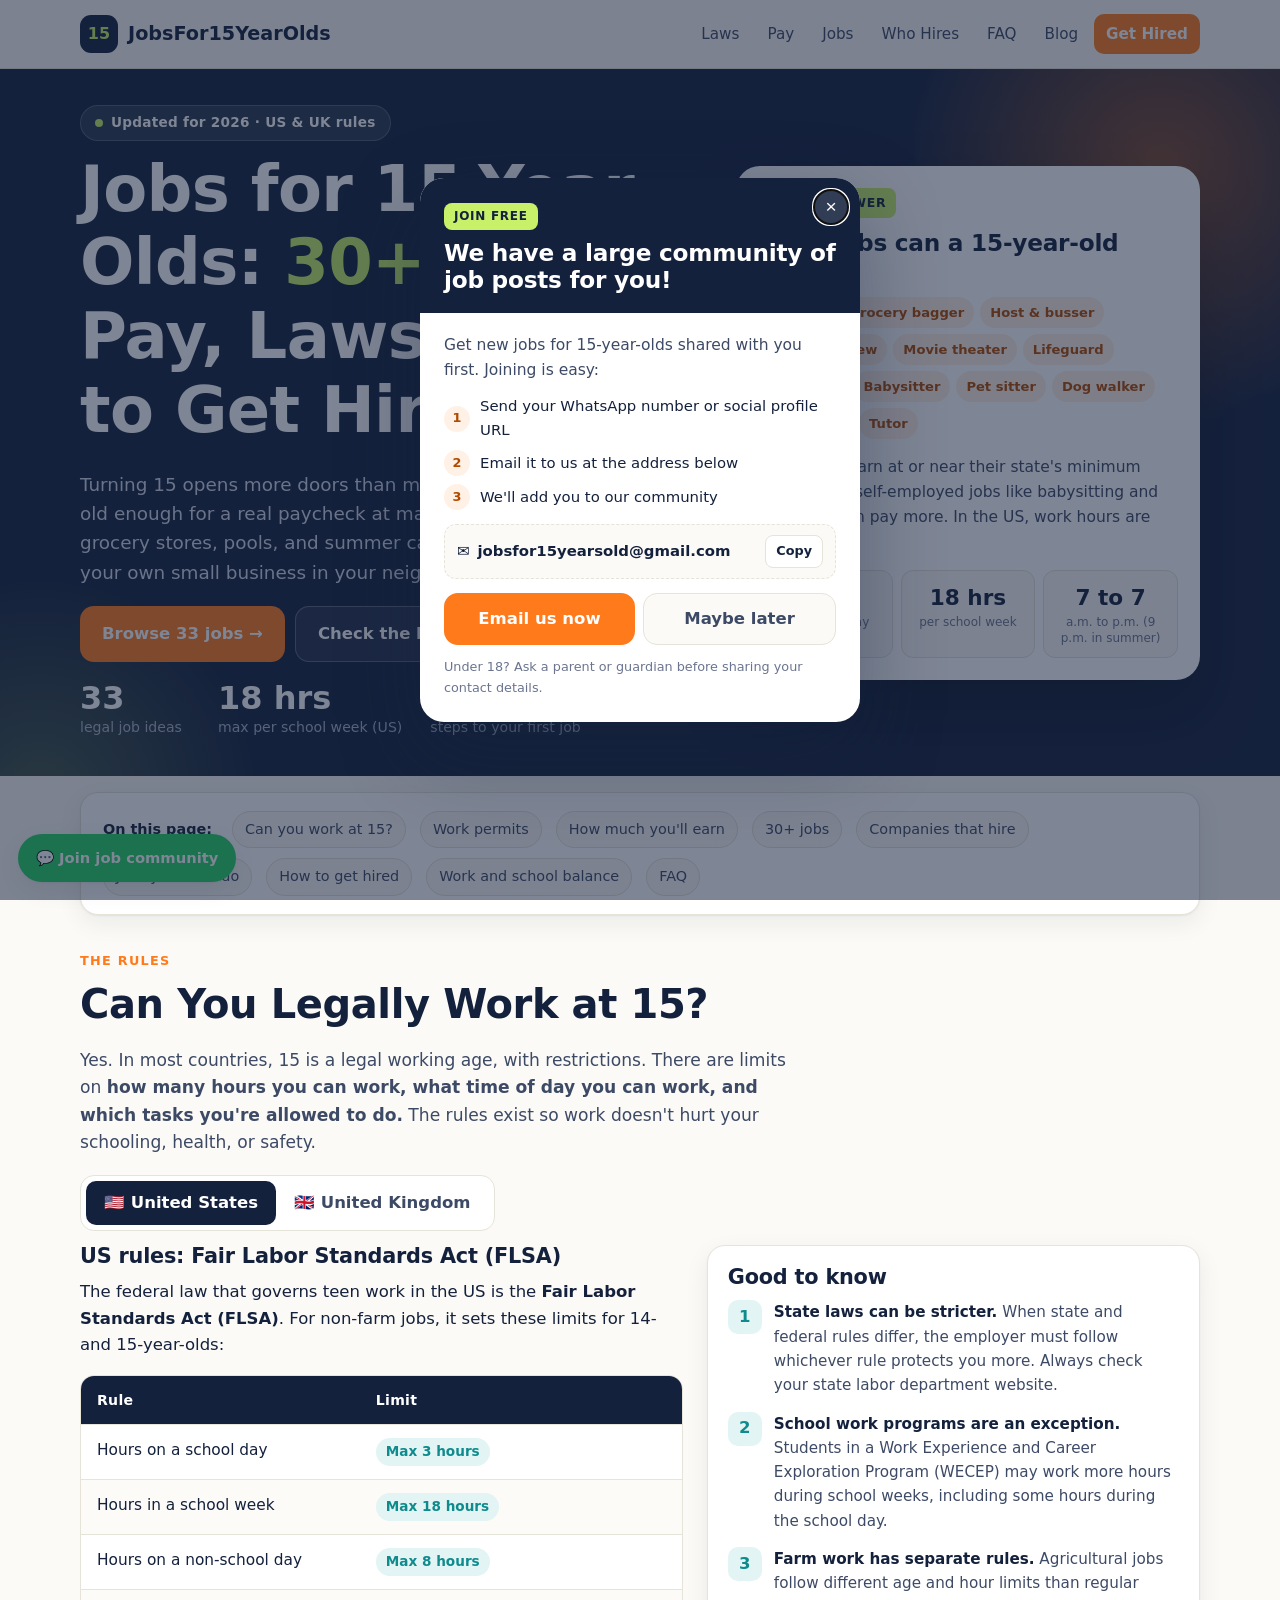
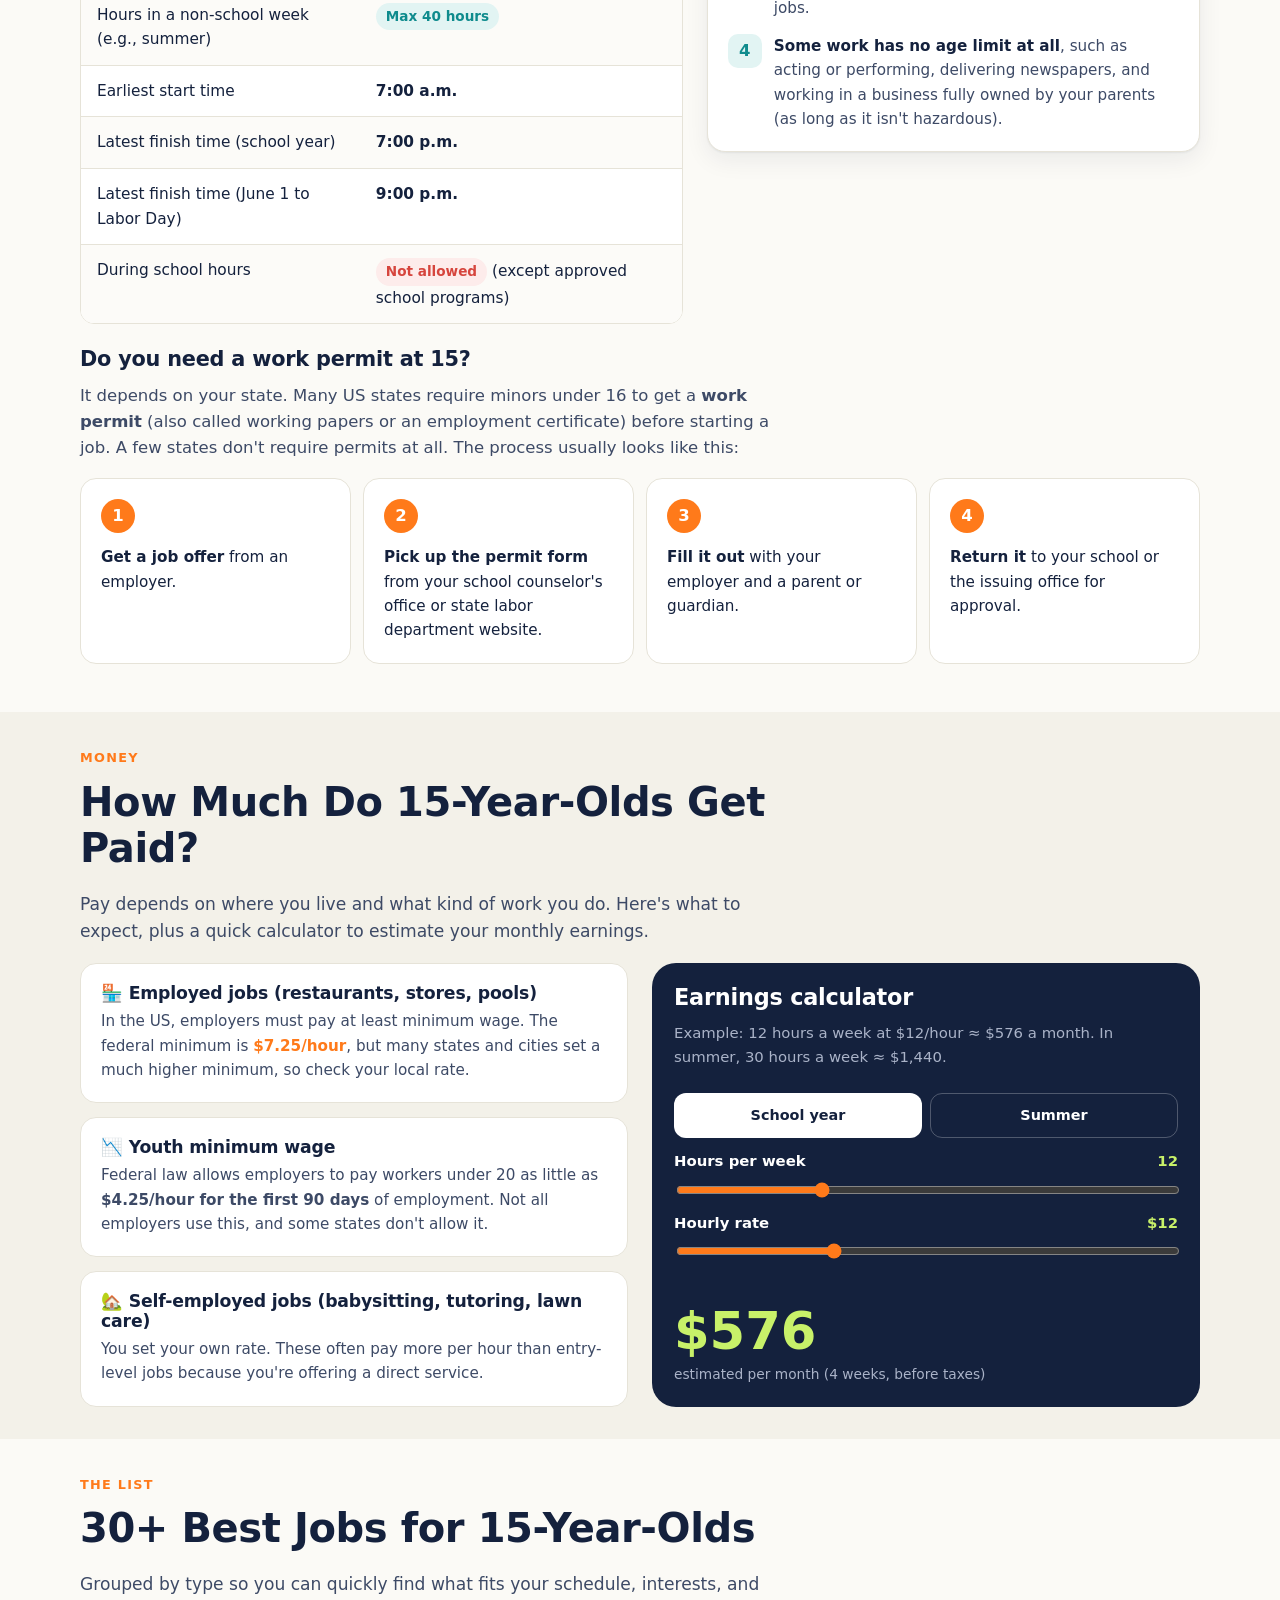
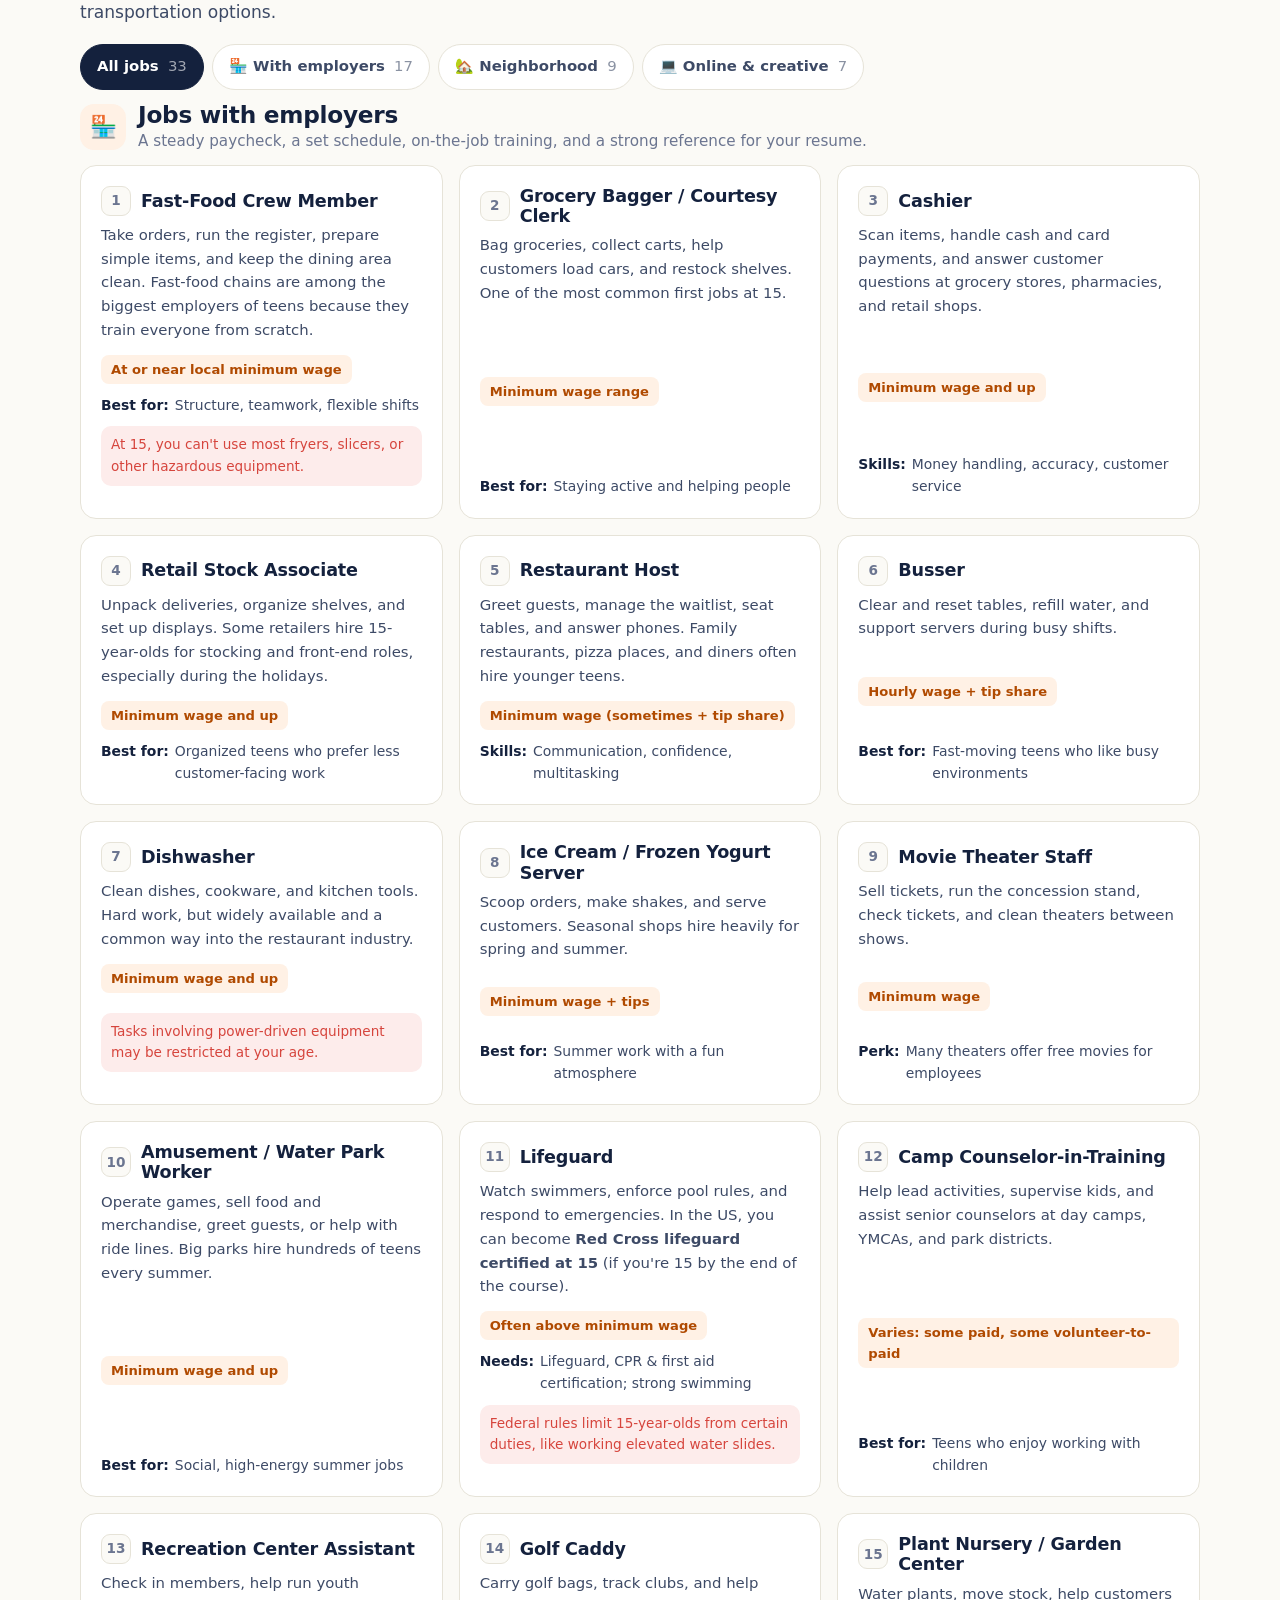
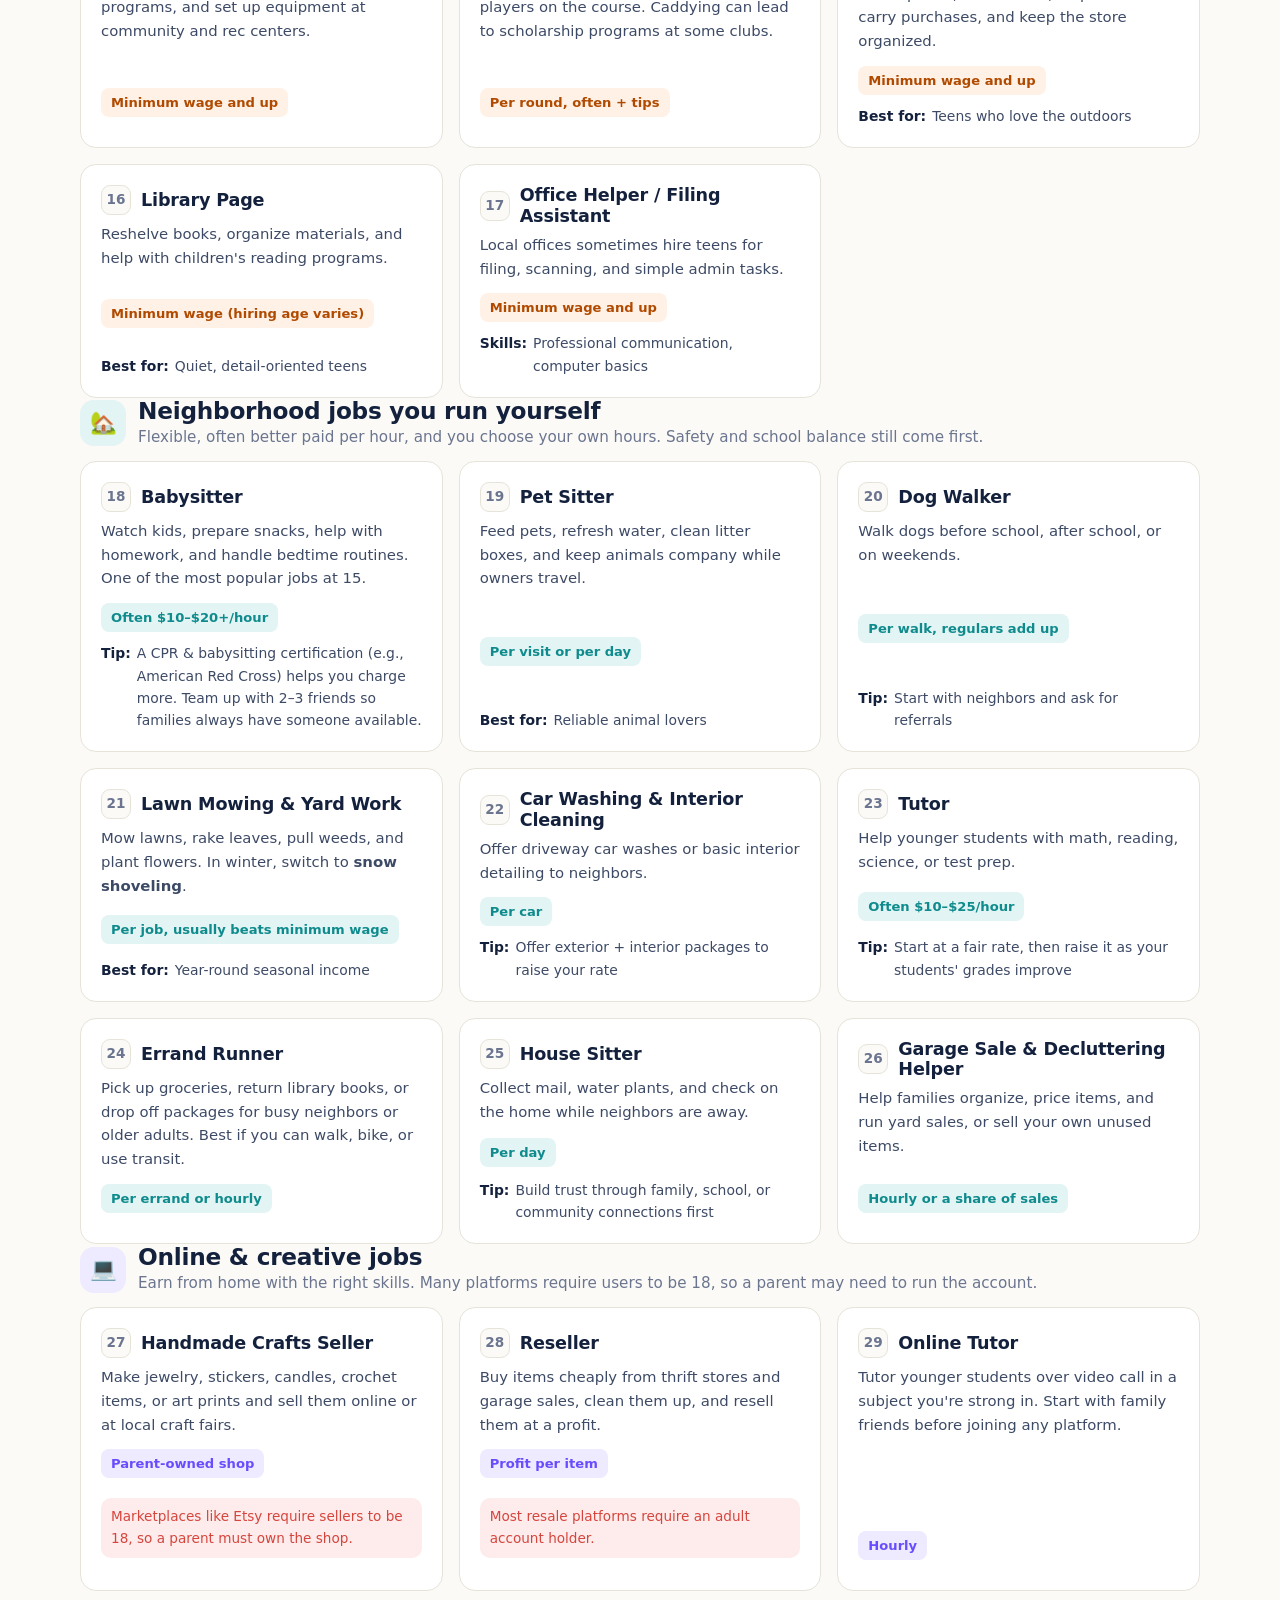
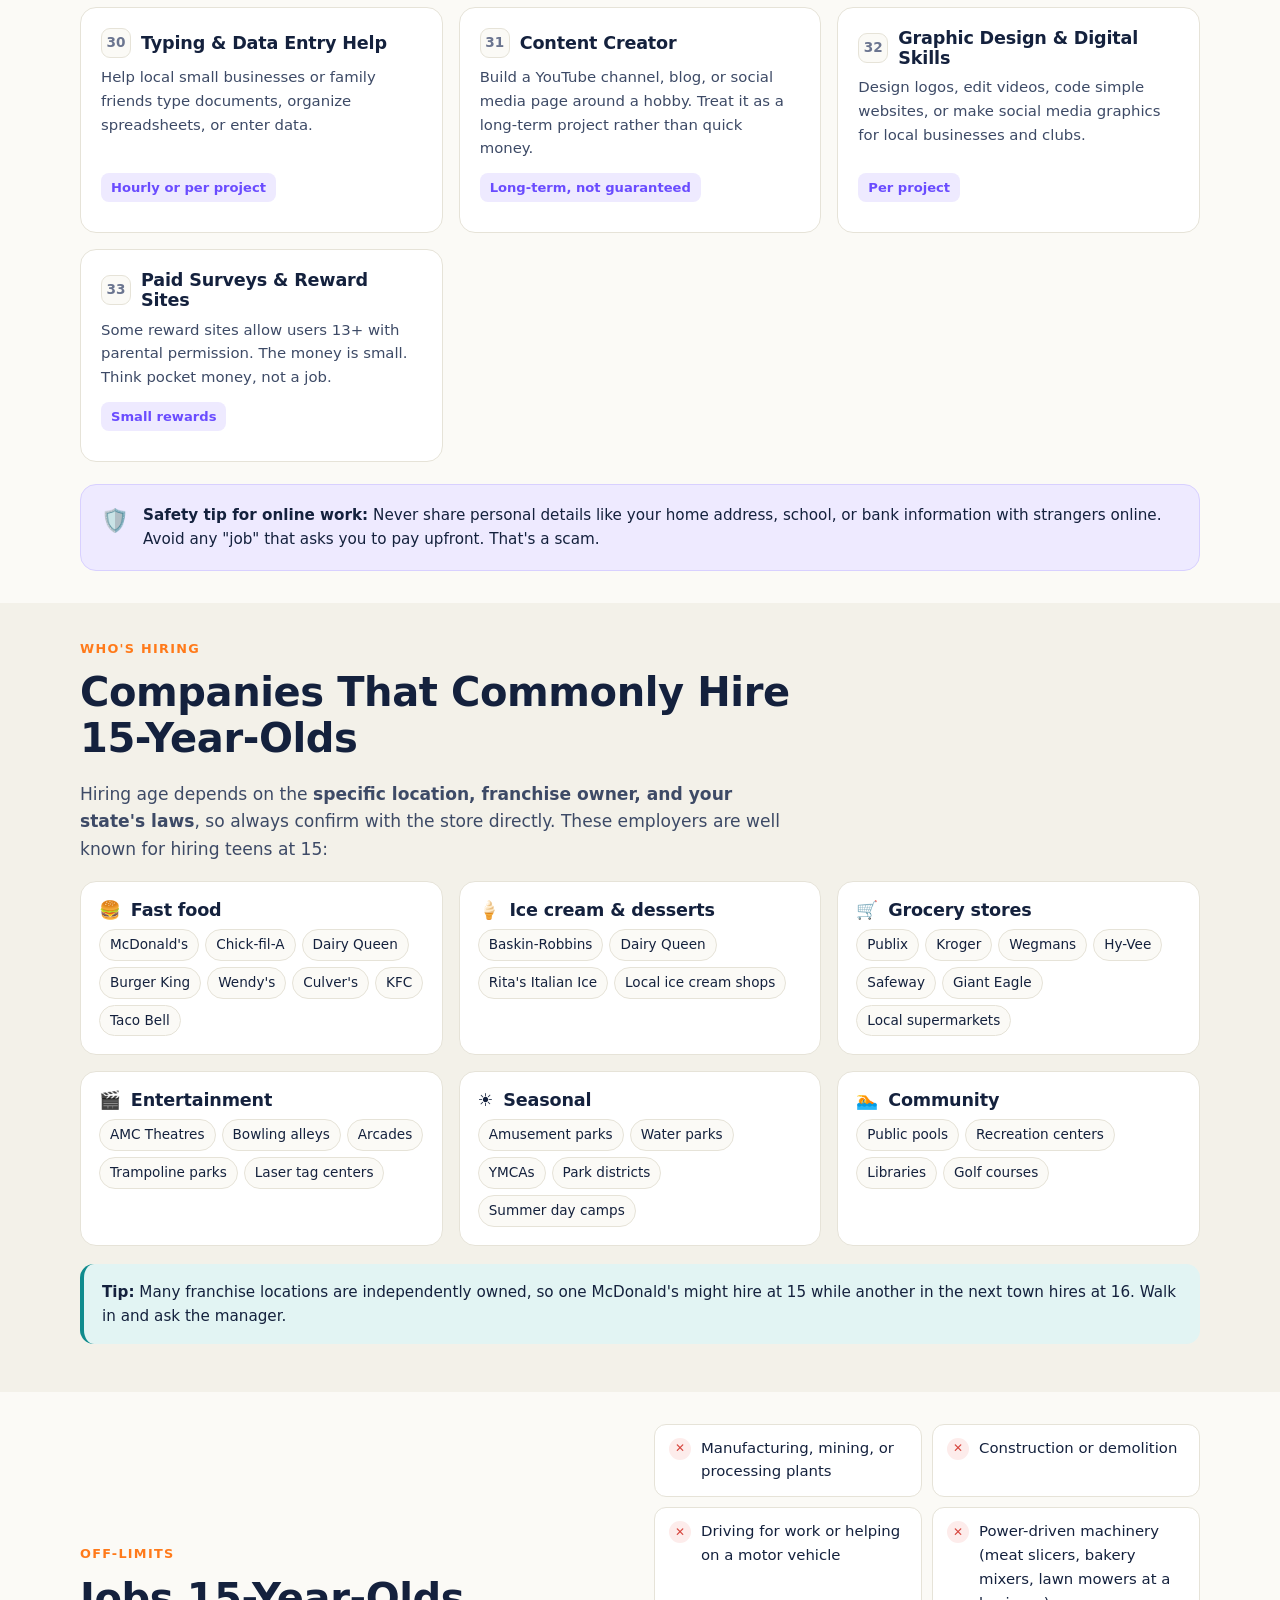
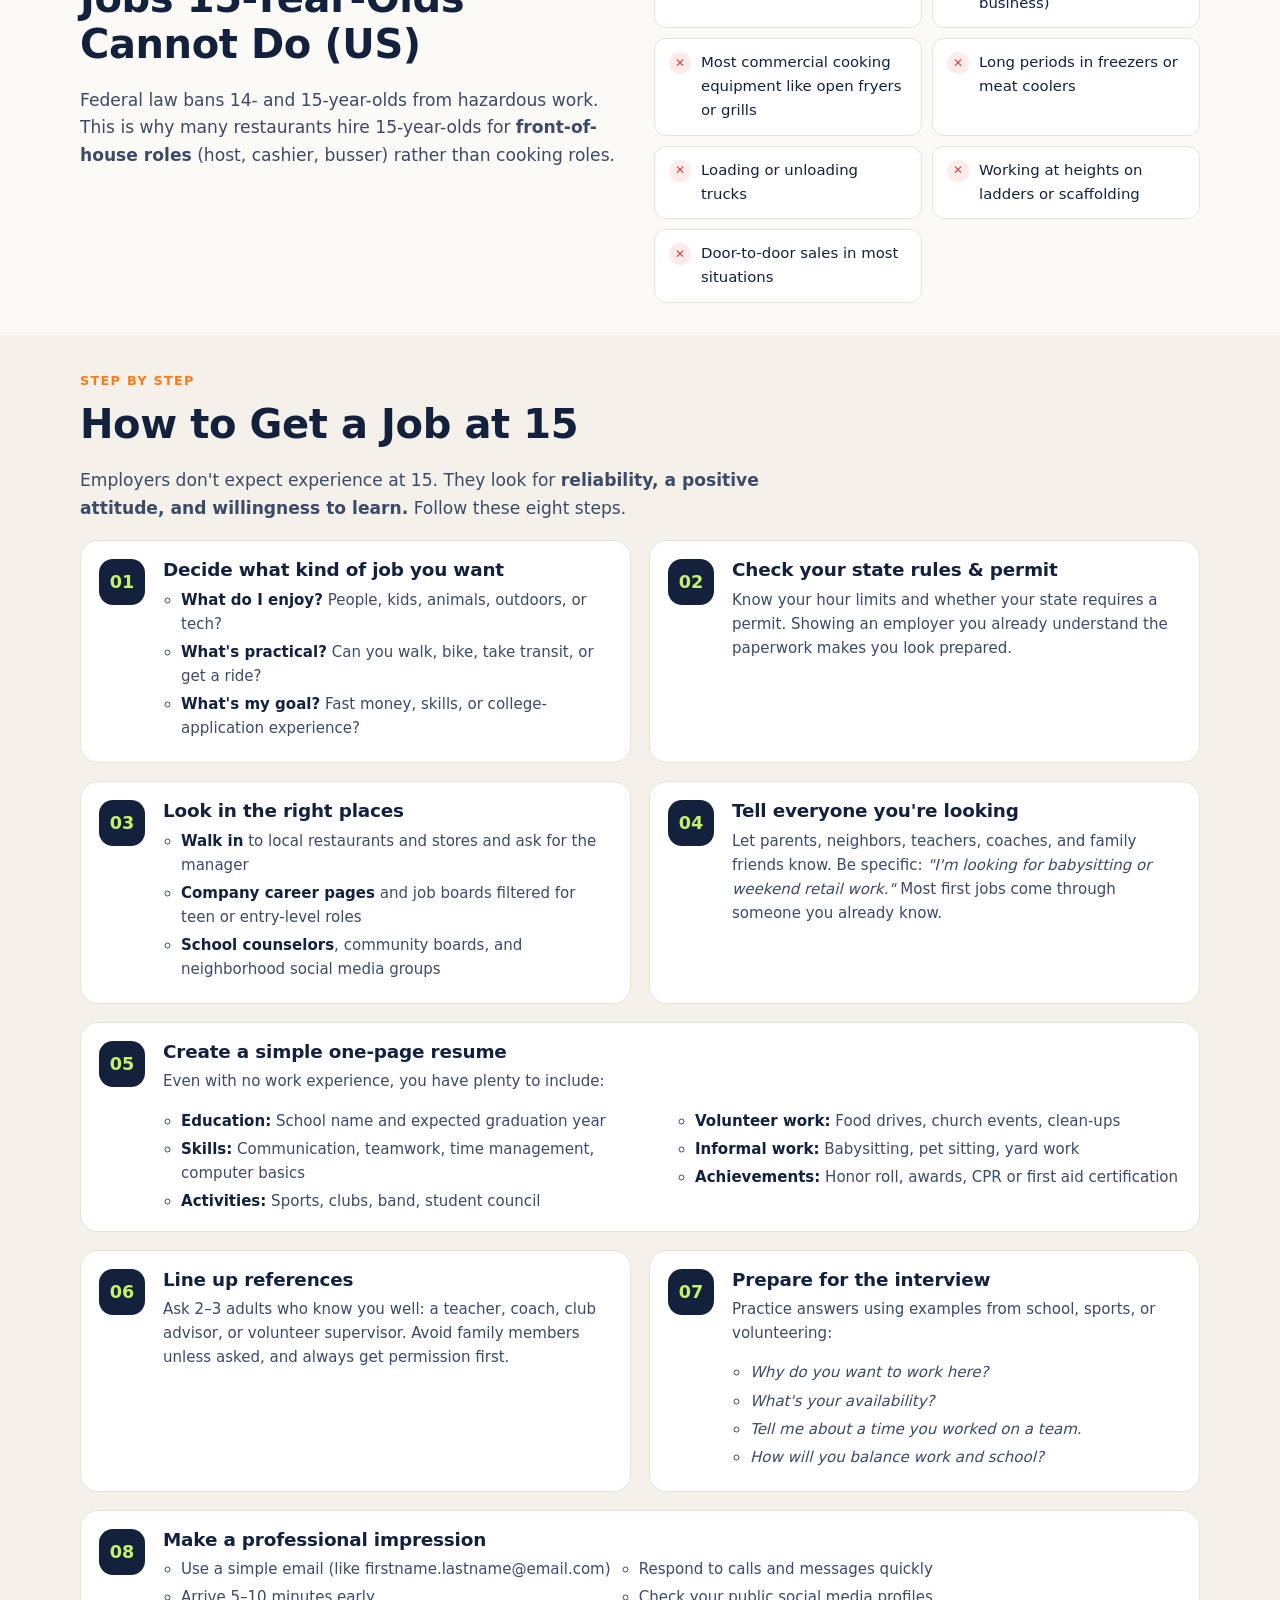
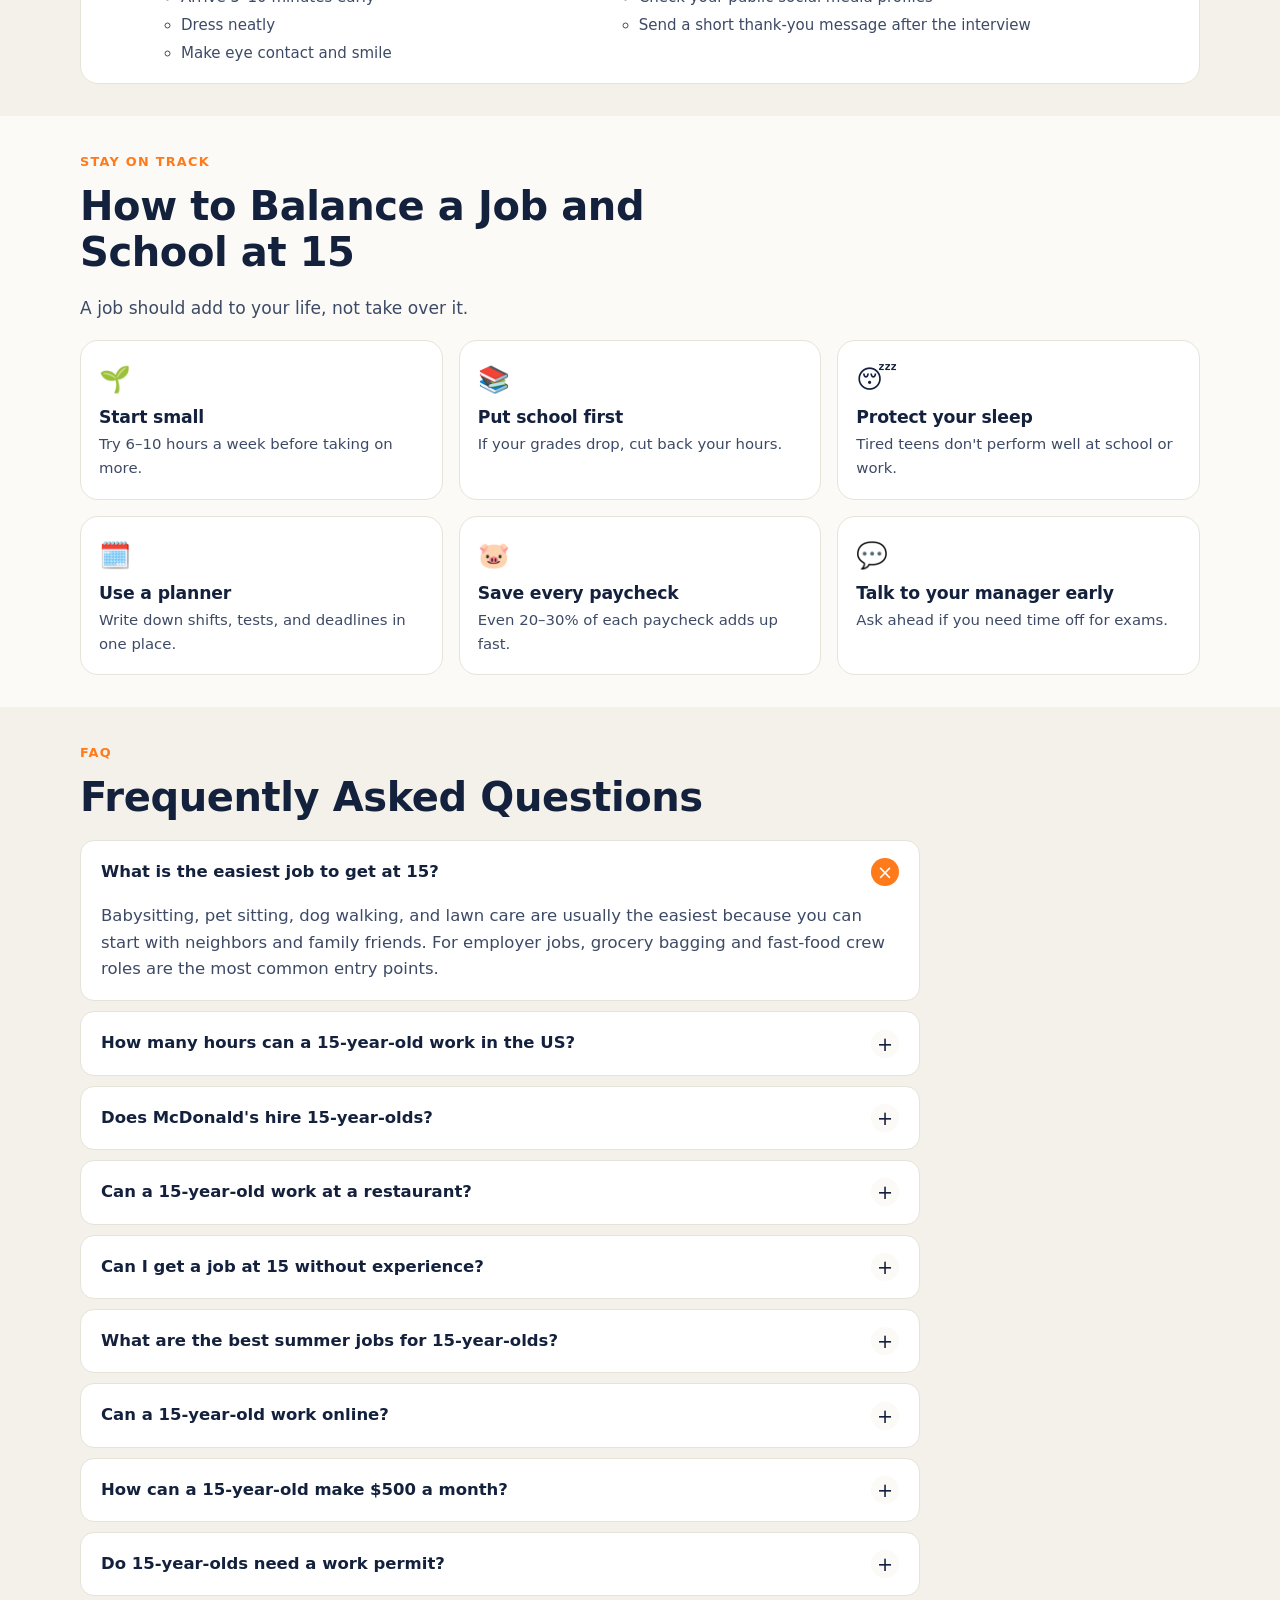
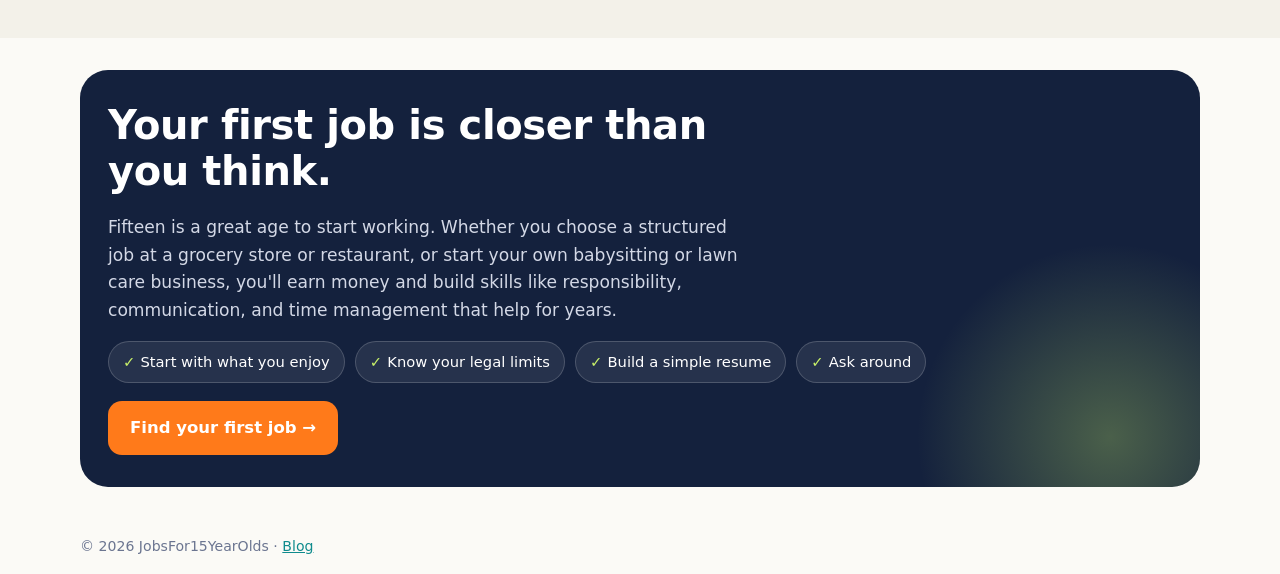
<file: index.html>
<!DOCTYPE html>
<html lang="en">
<head>
<meta charset="UTF-8">
<meta name="viewport" content="width=device-width, initial-scale=1">
<title>Jobs for 15-Year-Olds: 30+ Ideas, Pay, Laws &amp; How to Get Hired (2026)</title>
<meta name="description" content="Looking for jobs for 15-year-olds? See 30+ legal jobs, realistic pay, hour limits, work permit rules, companies that hire at 15, and tips to land your first job.">
<meta name="keywords" content="jobs for 15 year olds, jobs that hire at 15, places that hire 15 year olds, how many hours can a 15 year old work, summer jobs for 15 year olds, online jobs for 15 year olds, first job at 15">
<link rel="canonical" href="/jobs-for-15-year-olds/">
<meta name="robots" content="index, follow, max-image-preview:large">
<meta name="google-site-verification" content="-GN9_xyipEwcJhPlVJfO-ejsN18cy2W4kmtKC8rg8f4" />

<meta property="og:type" content="article">
<meta property="og:title" content="Jobs for 15-Year-Olds: 30+ Ideas, Pay, Laws &amp; How to Get Hired (2026)">
<meta property="og:description" content="30+ legal jobs, realistic pay, hour limits, work permit rules, companies that hire at 15, and tips to land your first job.">
<meta property="og:url" content="/jobs-for-15-year-olds/">
<meta name="twitter:card" content="summary_large_image">
<meta name="theme-color" content="#14213d">

<script type="application/ld+json">
{
  "@context": "https://schema.org",
  "@type": "Article",
  "headline": "Jobs for 15-Year-Olds: 30+ Ideas, Pay, Laws & How to Get Hired",
  "description": "30+ legal jobs, realistic pay, hour limits, work permit rules, companies that hire at 15, and tips to land your first job.",
  "datePublished": "2026-01-01",
  "dateModified": "2026-09-30",
  "mainEntityOfPage": "/jobs-for-15-year-olds/"
}
</script>
<script type="application/ld+json">
{
  "@context": "https://schema.org",
  "@type": "FAQPage",
  "mainEntity": [
    {"@type": "Question", "name": "What is the easiest job to get at 15?", "acceptedAnswer": {"@type": "Answer", "text": "Babysitting, pet sitting, dog walking, and lawn care are usually the easiest because you can start with neighbors and family friends. For employer jobs, grocery bagging and fast-food crew roles are the most common entry points."}},
    {"@type": "Question", "name": "How many hours can a 15-year-old work in the US?", "acceptedAnswer": {"@type": "Answer", "text": "Up to 3 hours on a school day, 18 hours in a school week, 8 hours on a non-school day, and 40 hours in a non-school week. Work must be between 7 a.m. and 7 p.m., extended to 9 p.m. from June 1 through Labor Day. State laws may be stricter."}},
    {"@type": "Question", "name": "Does McDonald's hire 15-year-olds?", "acceptedAnswer": {"@type": "Answer", "text": "Many McDonald's locations hire at 15, but since most are franchise-owned, the minimum age varies by location and state. Ask your local restaurant directly."}},
    {"@type": "Question", "name": "Can a 15-year-old work at a restaurant?", "acceptedAnswer": {"@type": "Answer", "text": "Yes. Fifteen-year-olds commonly work as hosts, bussers, cashiers, and dishwashers. However, cooking with fryers or using power-driven equipment is generally restricted until 16 or older."}},
    {"@type": "Question", "name": "Can I get a job at 15 without experience?", "acceptedAnswer": {"@type": "Answer", "text": "Absolutely. Most employers hiring 15-year-olds expect no experience. Highlight school activities, volunteering, and informal jobs like babysitting on your resume to show you're responsible."}},
    {"@type": "Question", "name": "What are the best summer jobs for 15-year-olds?", "acceptedAnswer": {"@type": "Answer", "text": "Lifeguarding, camp counseling, amusement park work, ice cream shops, golf caddying, and lawn care are great summer options. During summer break, you can work up to 40 hours a week in the US."}},
    {"@type": "Question", "name": "Can a 15-year-old work online?", "acceptedAnswer": {"@type": "Answer", "text": "Yes, but many freelance and selling platforms require users to be 18. Tutoring, design work for local clients, and selling crafts with a parent-owned account are good starting points."}},
    {"@type": "Question", "name": "How can a 15-year-old make $500 a month?", "acceptedAnswer": {"@type": "Answer", "text": "Working about 10–12 hours a week at a part-time job, or combining regular babysitting clients, dog walking, and lawn care, can get you to $500 a month depending on your local pay rates."}},
    {"@type": "Question", "name": "Do 15-year-olds need a work permit?", "acceptedAnswer": {"@type": "Answer", "text": "In many US states, yes. Some states don't require one. In the UK, many local councils require a child employment permit. Check your state or local council rules before starting."}}
  ]
}
</script>

<style>
:root{
  --ink:#14213d;
  --ink-soft:#3d4a66;
  --muted:#6b7590;
  --bg:#fbfaf6;
  --surface:#ffffff;
  --line:#e6e3d8;
  --accent:#ff7a1a;
  --accent-soft:#fff1e5;
  --lime:#c8f169;
  --teal:#0f8b8d;
  --teal-soft:#e2f4f3;
  --violet:#6a4cff;
  --violet-soft:#eeeaff;
  --red:#d6453d;
  --red-soft:#fdeceb;
  --radius:18px;
  --shadow:0 1px 2px rgba(20,33,61,.06),0 8px 24px rgba(20,33,61,.07);
  --wrap:1160px;
}
*{box-sizing:border-box}
html{scroll-behavior:smooth;scroll-padding-top:72px}
body{margin:0;background:var(--bg);color:var(--ink);font:16.5px/1.6 system-ui,-apple-system,"Segoe UI",Roboto,sans-serif;-webkit-font-smoothing:antialiased}
img{max-width:100%}
a{color:var(--teal)}
h1,h2,h3,h4{font-family:system-ui,-apple-system,"Segoe UI",Roboto,sans-serif;line-height:1.15;letter-spacing:-.01em;margin:0 0 .5em}
h2{font-size:clamp(1.8rem,3.4vw,2.5rem);font-weight:800}
h3{font-size:1.3rem;font-weight:700}
p{margin:0 0 1em}
.wrap{max-width:var(--wrap);margin:0 auto;padding:0 20px}
.sr-only{position:absolute;width:1px;height:1px;overflow:hidden;clip:rect(0 0 0 0)}
.skip{position:absolute;left:-999px;top:8px;background:var(--ink);color:#fff;padding:8px 14px;border-radius:8px;z-index:100}
.skip:focus{left:8px}

/* ---------- Header ---------- */
.site-header{position:sticky;top:0;z-index:50;background:rgba(251,250,246,.9);backdrop-filter:saturate(1.4) blur(10px);border-bottom:1px solid var(--line)}
.nav{display:flex;align-items:center;justify-content:space-between;height:68px;gap:16px}
.logo{display:flex;align-items:center;gap:10px;font-family:system-ui,-apple-system,"Segoe UI",Roboto,sans-serif;font-weight:800;font-size:1.2rem;color:var(--ink);text-decoration:none}
.logo-badge{display:grid;place-items:center;width:38px;height:38px;border-radius:11px;background:var(--ink);color:var(--lime);font-size:1rem}
.nav-links{display:flex;gap:4px;list-style:none;margin:0;padding:0}
.nav-links a{display:block;padding:8px 12px;border-radius:10px;color:var(--ink-soft);font-weight:500;font-size:.95rem;text-decoration:none}
.nav-links a:hover{background:var(--line);color:var(--ink)}
.nav-cta{background:var(--accent);color:#fff!important;font-weight:600!important}
.nav-cta:hover{background:#f06a08!important}
.menu-btn{display:none;background:none;border:1px solid var(--line);border-radius:10px;padding:8px 12px;font:inherit;font-weight:600;color:var(--ink);cursor:pointer}
@media (max-width:900px){
  .menu-btn{display:block}
  .nav-links{display:none;position:absolute;top:68px;left:0;right:0;flex-direction:column;background:var(--bg);padding:12px 20px 20px;border-bottom:1px solid var(--line)}
  .nav-links.open{display:flex}
}

/* ---------- Hero ---------- */
.hero{position:relative;overflow:hidden;background:var(--ink);color:#fff;padding:36px 0}
.hero::before{content:"";position:absolute;width:560px;height:560px;right:-160px;top:-180px;border-radius:50%;background:radial-gradient(circle,rgba(255,122,26,.45),transparent 65%)}
.hero::after{content:"";position:absolute;width:480px;height:480px;left:-200px;bottom:-260px;border-radius:50%;background:radial-gradient(circle,rgba(200,241,105,.25),transparent 65%)}
.hero-grid{position:relative;z-index:1;display:grid;grid-template-columns:1.15fr .85fr;gap:28px;align-items:center}
.eyebrow{display:inline-flex;align-items:center;gap:8px;background:rgba(255,255,255,.1);border:1px solid rgba(255,255,255,.18);padding:6px 14px;border-radius:999px;font-size:.85rem;font-weight:600;letter-spacing:.02em;margin-bottom:12px}
.eyebrow .dot{width:8px;height:8px;border-radius:50%;background:var(--lime)}
.hero h1{font-size:clamp(2.3rem,5.4vw,4rem);font-weight:800;margin-bottom:.35em}
.hero h1 .hl{color:var(--lime)}
.hero .lead{font-size:1.15rem;color:#d3d8e6;max-width:560px}
.hero-actions{display:flex;flex-wrap:wrap;gap:10px;margin:18px 0 20px}
.btn{display:inline-flex;align-items:center;gap:8px;padding:14px 22px;border-radius:14px;font-weight:600;text-decoration:none;transition:transform .15s ease,background .15s ease}
.btn:hover{transform:translateY(-2px)}
.btn-primary{background:var(--accent);color:#fff}
.btn-ghost{background:rgba(255,255,255,.08);color:#fff;border:1px solid rgba(255,255,255,.25)}
.hero-stats{display:flex;flex-wrap:wrap;gap:28px}
.hero-stats div{min-width:110px}
.hero-stats strong{display:block;font-family:system-ui,-apple-system,"Segoe UI",Roboto,sans-serif;font-size:2rem;color:#fff;line-height:1}
.hero-stats span{font-size:.88rem;color:#aab3c8}

.answer-card{background:var(--surface);color:var(--ink);border-radius:24px;padding:22px;box-shadow:0 30px 60px rgba(0,0,0,.3);position:relative}
.answer-card .tag{display:inline-block;background:var(--lime);color:var(--ink);font-weight:700;font-size:.78rem;letter-spacing:.06em;text-transform:uppercase;padding:5px 10px;border-radius:8px;margin-bottom:12px}
.answer-card h2{font-size:1.45rem;margin-bottom:.6em}
.answer-card p{font-size:.97rem;color:var(--ink-soft)}
.chips{display:flex;flex-wrap:wrap;gap:6px;margin:6px 0 16px;padding:0;list-style:none}
.chips li{background:var(--accent-soft);color:#b04a00;font-size:.82rem;font-weight:600;padding:5px 10px;border-radius:999px}
.limit-row{display:grid;grid-template-columns:repeat(3,1fr);gap:8px;margin-top:4px}
.limit-row div{background:var(--bg);border:1px solid var(--line);border-radius:12px;padding:10px;text-align:center}
.limit-row strong{display:block;font-family:system-ui,-apple-system,"Segoe UI",Roboto,sans-serif;font-size:1.35rem}
.limit-row span{font-size:.75rem;color:var(--muted);line-height:1.3;display:block}
@media (max-width:900px){.hero-grid{grid-template-columns:1fr}.hero{padding:24px 0}}

/* ---------- Guide strip ---------- */
.toc{margin-top:16px}
.toc-inner{background:var(--surface);border:1px solid var(--line);border-radius:var(--radius);box-shadow:var(--shadow);padding:18px 22px;display:flex;flex-wrap:wrap;align-items:center;gap:10px 14px}
.toc-inner > span{font-weight:700;font-size:.9rem;margin-right:6px}
.toc-inner a{font-size:.9rem;font-weight:500;color:var(--ink-soft);text-decoration:none;padding:6px 12px;border-radius:999px;background:var(--bg);border:1px solid var(--line)}
.toc-inner a:hover{border-color:var(--ink);color:var(--ink)}

/* ---------- Sections ---------- */
section{padding:32px 0}
.section-head{max-width:720px;margin-bottom:18px}
.kicker{display:inline-block;font-weight:700;font-size:.8rem;letter-spacing:.1em;text-transform:uppercase;color:var(--accent);margin-bottom:10px}
.section-head p{color:var(--ink-soft);font-size:1.07rem}
.alt{background:#f3f1e9}

.card{background:var(--surface);border:1px solid var(--line);border-radius:var(--radius);padding:20px;box-shadow:var(--shadow)}

/* Laws */
.law-grid{display:grid;grid-template-columns:1.1fr .9fr;gap:24px;align-items:start}
@media (max-width:900px){.law-grid{grid-template-columns:1fr}}
.table-wrap{overflow-x:auto;border-radius:14px;border:1px solid var(--line)}
table{width:100%;border-collapse:collapse;background:var(--surface);font-size:.96rem}
th,td{text-align:left;padding:13px 16px;border-bottom:1px solid var(--line);vertical-align:top}
thead th{background:var(--ink);color:#fff;font-weight:600;font-size:.88rem;letter-spacing:.02em}
tbody tr:last-child td{border-bottom:none}
tbody tr:nth-child(even) td{background:#fcfbf8}
td strong{font-weight:700}
.pill{display:inline-block;padding:3px 10px;border-radius:999px;font-weight:600;font-size:.85rem;background:var(--teal-soft);color:var(--teal)}
.pill.no{background:var(--red-soft);color:var(--red)}
.note-list{list-style:none;padding:0;margin:0;display:grid;gap:14px}
.note-list li{display:flex;gap:12px;align-items:flex-start}
.note-list .ic{flex:none;display:grid;place-items:center;width:34px;height:34px;border-radius:10px;background:var(--teal-soft);color:var(--teal);font-weight:800}
.note-list p{margin:0;font-size:.95rem;color:var(--ink-soft)}
.note-list b{color:var(--ink)}

.permit{display:grid;grid-template-columns:repeat(4,1fr);gap:12px;margin-top:14px;counter-reset:step;list-style:none;padding:0}
.permit li{background:var(--surface);border:1px solid var(--line);border-radius:16px;padding:20px;position:relative}
.permit li::before{counter-increment:step;content:counter(step);display:grid;place-items:center;width:34px;height:34px;border-radius:50%;background:var(--accent);color:#fff;font-weight:700;margin-bottom:12px}
.permit li p{margin:0;font-size:.95rem}
@media (max-width:900px){.permit{grid-template-columns:1fr 1fr}}
@media (max-width:520px){.permit{grid-template-columns:1fr}}

.tabs{display:inline-flex;background:var(--surface);border:1px solid var(--line);border-radius:14px;padding:5px;margin-bottom:14px}
.tabs button{border:0;background:none;font:inherit;font-weight:600;padding:9px 18px;border-radius:10px;color:var(--ink-soft);cursor:pointer}
.tabs button[aria-selected="true"]{background:var(--ink);color:#fff}
.tab-panel[hidden]{display:none}

.callout{border-radius:14px;padding:16px 18px;font-size:.95rem;margin-top:18px;border-left:4px solid var(--accent);background:var(--accent-soft)}
.callout.teal{border-color:var(--teal);background:var(--teal-soft)}

/* Pay */
.pay-grid{display:grid;grid-template-columns:1fr 1fr;gap:24px;align-items:stretch}
@media (max-width:900px){.pay-grid{grid-template-columns:1fr}}
.pay-points{display:grid;gap:14px}
.pay-point{background:var(--surface);border:1px solid var(--line);border-radius:16px;padding:20px}
.pay-point h3{font-size:1.08rem;margin-bottom:.3em}
.pay-point p{margin:0;font-size:.95rem;color:var(--ink-soft)}
.big-num{font-family:system-ui,-apple-system,"Segoe UI",Roboto,sans-serif;font-weight:800;color:var(--accent)}

.calc{background:var(--ink);color:#fff;border-radius:24px;padding:22px;display:flex;flex-direction:column}
.calc h3{color:#fff;font-size:1.4rem}
.calc p.sub{color:#aab3c8;font-size:.93rem}
.calc label{display:flex;justify-content:space-between;font-weight:600;font-size:.93rem;margin:12px 0 6px}
.calc label output{color:var(--lime)}
.calc input[type=range]{width:100%;accent-color:var(--accent)}
.mode{display:flex;gap:8px;margin-top:8px}
.mode button{flex:1;border:1px solid rgba(255,255,255,.25);background:transparent;color:#fff;font:inherit;font-weight:600;font-size:.9rem;padding:10px;border-radius:12px;cursor:pointer}
.mode button[aria-pressed="true"]{background:#fff;color:var(--ink)}
.calc-result{margin-top:auto;padding-top:14px}
.calc-result .amt{font-family:system-ui,-apple-system,"Segoe UI",Roboto,sans-serif;font-size:3.2rem;font-weight:800;color:var(--lime);line-height:1}
.calc-result small{color:#aab3c8;display:block;margin-top:6px}
.calc-warn{margin-top:12px;background:rgba(255,122,26,.18);border:1px solid rgba(255,122,26,.5);color:#ffd9bd;border-radius:12px;padding:10px 12px;font-size:.86rem}
.calc-warn[hidden]{display:none}

/* Jobs */
.filters{display:flex;flex-wrap:wrap;gap:8px;margin-bottom:12px}
.filters button{border:1px solid var(--line);background:var(--surface);font:inherit;font-weight:600;font-size:.93rem;padding:10px 16px;border-radius:999px;cursor:pointer;color:var(--ink-soft)}
.filters button[aria-pressed="true"]{background:var(--ink);border-color:var(--ink);color:#fff}
.filters .count{opacity:.6;font-weight:500;margin-left:4px}
.group-title{display:flex;align-items:center;gap:12px;margin:24px 0 12px}
.group-title:first-of-type{margin-top:0}
.group-title h3{margin:0;font-size:1.45rem}
.group-title p{margin:0;color:var(--muted);font-size:.95rem}
.group-icon{flex:none;display:grid;place-items:center;width:46px;height:46px;border-radius:14px;font-size:1.35rem}
.g-emp .group-icon{background:var(--accent-soft)}
.g-self .group-icon{background:var(--teal-soft)}
.g-online .group-icon{background:var(--violet-soft)}
.job-grid{display:grid;grid-template-columns:repeat(auto-fill,minmax(270px,1fr));gap:16px}
.job{background:var(--surface);border:1px solid var(--line);border-radius:16px;padding:20px;display:flex;flex-direction:column;transition:transform .15s ease,box-shadow .15s ease}
.job:hover{transform:translateY(-3px);box-shadow:var(--shadow)}
.job-top{display:flex;align-items:center;gap:10px;margin-bottom:8px}
.job-num{flex:none;font-family:system-ui,-apple-system,"Segoe UI",Roboto,sans-serif;font-weight:800;font-size:.85rem;width:30px;height:30px;border-radius:9px;display:grid;place-items:center;background:var(--bg);border:1px solid var(--line);color:var(--muted)}
.job h4{font-size:1.1rem;margin:0}
.job p{font-size:.93rem;color:var(--ink-soft);margin-bottom:12px}
.job dl{margin:auto 0 0;display:grid;gap:6px;font-size:.87rem}
.job dl div{display:flex;gap:6px}
.job dt{font-weight:700;white-space:nowrap}
.job dd{margin:0;color:var(--ink-soft)}
.job .pay{display:inline-block;align-self:flex-start;margin-top:auto;margin-bottom:10px;font-size:.82rem;font-weight:700;padding:4px 10px;border-radius:8px}
.g-emp .pay{background:var(--accent-soft);color:#b04a00}
.g-self .pay{background:var(--teal-soft);color:var(--teal)}
.g-online .pay{background:var(--violet-soft);color:var(--violet)}
.job .warn{font-size:.85rem;color:var(--red);background:var(--red-soft);padding:8px 10px;border-radius:10px;margin-top:10px}
.jobs-group[hidden]{display:none}
.safety{display:flex;gap:14px;align-items:flex-start;margin-top:22px;padding:18px 20px;border-radius:16px;background:var(--violet-soft);border:1px solid #d8d0ff}
.safety .ic{font-size:1.4rem}
.safety p{margin:0;font-size:.95rem}

/* Companies */
.co-grid{display:grid;grid-template-columns:repeat(3,1fr);gap:16px}
@media (max-width:900px){.co-grid{grid-template-columns:1fr 1fr}}
@media (max-width:560px){.co-grid{grid-template-columns:1fr}}
.co{background:var(--surface);border:1px solid var(--line);border-radius:16px;padding:18px}
.co h3{font-size:1.1rem;display:flex;align-items:center;gap:10px}
.co ul{list-style:none;padding:0;margin:0;display:flex;flex-wrap:wrap;gap:6px}
.co li{font-size:.85rem;background:var(--bg);border:1px solid var(--line);padding:4px 10px;border-radius:999px}

/* Can't do */
.cant{display:grid;grid-template-columns:1fr 1fr;gap:28px;align-items:center}
@media (max-width:900px){.cant{grid-template-columns:1fr}}
.cant-list{list-style:none;padding:0;margin:0;display:grid;grid-template-columns:1fr 1fr;gap:10px}
@media (max-width:560px){.cant-list{grid-template-columns:1fr}}
.cant-list li{display:flex;gap:10px;align-items:flex-start;background:var(--surface);border:1px solid var(--line);border-radius:12px;padding:12px 14px;font-size:.93rem}
.cant-list li::before{content:"✕";flex:none;display:grid;place-items:center;width:22px;height:22px;border-radius:50%;background:var(--red-soft);color:var(--red);font-weight:800;font-size:.75rem;margin-top:1px}

/* Steps */
.steps{list-style:none;padding:0;margin:0;display:grid;grid-template-columns:1fr 1fr;gap:18px}
@media (max-width:800px){.steps{grid-template-columns:1fr}}
.step{background:var(--surface);border:1px solid var(--line);border-radius:18px;padding:18px;display:flex;gap:18px;min-width:0;overflow-wrap:anywhere}
@media (max-width:520px){.step{flex-direction:column;gap:12px;padding:20px}}
.step-n{flex:none;font-family:system-ui,-apple-system,"Segoe UI",Roboto,sans-serif;font-weight:800;font-size:1.1rem;width:46px;height:46px;border-radius:14px;display:grid;place-items:center;background:var(--ink);color:var(--lime)}
.step h3{font-size:1.15rem;margin-bottom:.4em}
.step p,.step li{font-size:.94rem;color:var(--ink-soft)}
.step ul{margin:0;padding-left:18px}
.step li{margin-bottom:4px}
.step li b{color:var(--ink)}
.step.wide{grid-column:1/-1}
.two-col{columns:2;column-gap:28px}
@media (max-width:600px){.two-col{columns:1}}

/* Balance */
.balance{display:grid;grid-template-columns:repeat(3,1fr);gap:16px}
@media (max-width:900px){.balance{grid-template-columns:1fr 1fr}}
@media (max-width:560px){.balance{grid-template-columns:1fr}}
.tip{border-radius:18px;padding:18px;background:var(--surface);border:1px solid var(--line)}
.tip .ic{font-size:1.6rem;display:block;margin-bottom:8px}
.tip h3{font-size:1.08rem;margin-bottom:.3em}
.tip p{margin:0;font-size:.93rem;color:var(--ink-soft)}

/* FAQ */
.faq{max-width:840px}
.faq details{background:var(--surface);border:1px solid var(--line);border-radius:14px;margin-bottom:10px;overflow:hidden}
.faq summary{cursor:pointer;list-style:none;padding:18px 56px 18px 20px;font-weight:600;font-size:1.03rem;position:relative}
.faq summary::-webkit-details-marker{display:none}
.faq summary::after{content:"+";position:absolute;right:20px;top:50%;transform:translateY(-50%);width:28px;height:28px;border-radius:50%;background:var(--bg);display:grid;place-items:center;font-size:1.2rem;font-weight:500;transition:transform .2s}
.faq details[open] summary::after{content:"×";background:var(--accent);color:#fff}
.faq details p{padding:0 20px 18px;margin:0;color:var(--ink-soft)}

/* Final CTA */
.final{background:var(--ink);color:#fff;border-radius:28px;padding:32px 28px;position:relative;overflow:hidden}
.final::after{content:"";position:absolute;right:-120px;bottom:-160px;width:420px;height:420px;border-radius:50%;background:radial-gradient(circle,rgba(200,241,105,.3),transparent 65%)}
.final h2{color:#fff;max-width:640px}
.final p{color:#d3d8e6;max-width:640px;font-size:1.07rem}
.final .checks{list-style:none;padding:0;margin:14px 0 18px;display:flex;flex-wrap:wrap;gap:10px;position:relative;z-index:1}
.final .checks li{background:rgba(255,255,255,.08);border:1px solid rgba(255,255,255,.18);padding:8px 14px;border-radius:999px;font-size:.92rem}
.final .checks li::before{content:"✓ ";color:var(--lime);font-weight:800}
.final .btn{position:relative;z-index:1}
@media (max-width:600px){.final{padding:24px 18px}}

footer{padding:16px 0;color:var(--muted);font-size:.88rem}
footer p{margin:0}

.back-top{position:fixed;right:18px;bottom:18px;width:46px;height:46px;border-radius:50%;background:var(--accent);color:#fff;display:grid;place-items:center;text-decoration:none;font-size:1.2rem;box-shadow:var(--shadow);opacity:0;pointer-events:none;transition:opacity .2s}
.back-top.show{opacity:1;pointer-events:auto}

/* Community popup */
.join{border:0;padding:0;border-radius:24px;max-width:440px;width:calc(100% - 32px);background:var(--surface);color:var(--ink);box-shadow:0 30px 80px rgba(20,33,61,.35)}
.join::backdrop{background:rgba(20,33,61,.55)}
.join[open]{animation:pop .25s ease-out}
@keyframes pop{from{opacity:0;transform:translateY(12px) scale(.97)}to{opacity:1;transform:none}}
.join-head{background:var(--ink);color:#fff;padding:24px 24px 20px;position:relative}
.join-head .tag{display:inline-block;background:var(--lime);color:var(--ink);font-weight:700;font-size:.75rem;letter-spacing:.06em;text-transform:uppercase;padding:4px 10px;border-radius:8px;margin-bottom:10px}
.join-head h2{color:#fff;font-size:1.45rem;margin:0}
.join-close{position:absolute;top:12px;right:12px;width:34px;height:34px;border-radius:50%;border:0;background:rgba(255,255,255,.12);color:#fff;font-size:1.2rem;cursor:pointer}
.join-close:hover{background:rgba(255,255,255,.25)}
.join-body{padding:20px 24px 24px}
.join-body p{color:var(--ink-soft);font-size:.97rem;margin-bottom:12px}
.join-steps{list-style:none;padding:0;margin:0 0 14px;display:grid;gap:8px}
.join-steps li{display:flex;gap:10px;align-items:center;font-size:.93rem}
.join-steps span{flex:none;display:grid;place-items:center;width:26px;height:26px;border-radius:50%;background:var(--accent-soft);color:#b04a00;font-weight:700;font-size:.8rem}
.join-email{display:flex;align-items:center;gap:8px;background:var(--bg);border:1px dashed var(--line);border-radius:12px;padding:10px 12px;margin-bottom:14px;font-weight:600;font-size:.93rem;overflow-wrap:anywhere}
.join-email button{margin-left:auto;flex:none;border:1px solid var(--line);background:var(--surface);border-radius:8px;padding:5px 10px;font:inherit;font-size:.8rem;font-weight:600;cursor:pointer;color:var(--ink)}
.join-actions{display:flex;gap:8px;flex-wrap:wrap}
.join-actions .btn{flex:1;justify-content:center;padding:12px 16px;white-space:nowrap}
.btn-plain{background:var(--bg);color:var(--ink-soft);border:1px solid var(--line);font:inherit;font-weight:600;cursor:pointer}
.join.fallback{position:fixed;top:50%;left:50%;transform:translate(-50%,-50%);z-index:1000;display:block;max-height:calc(100% - 32px);overflow:auto}
body.join-lock::after{content:"";position:fixed;inset:0;background:rgba(20,33,61,.55);z-index:999}
.join-fab{position:fixed;left:18px;bottom:18px;z-index:40;border:0;border-radius:999px;background:#25d366;color:#fff;font:inherit;font-weight:700;font-size:.92rem;padding:12px 18px;box-shadow:var(--shadow);cursor:pointer}
.join-fab:hover{background:#1fb858}
.join-body .join-note{font-size:.8rem;color:var(--muted);margin:12px 0 0}
@media (max-width:480px){.join-head{padding:20px 18px 16px}.join-head h2{font-size:1.25rem;padding-right:28px}.join-body{padding:16px 18px 18px}.join-email{font-size:.85rem;overflow-wrap:normal}.join-actions{flex-direction:column}}

@media (prefers-reduced-motion:reduce){*{transition:none!important;scroll-behavior:auto!important}}
</style>
</head>
<body>
<a class="skip" href="#main">Skip to content</a>

<header class="site-header">
  <div class="wrap nav">
    <a href="/" class="logo"><span class="logo-badge" aria-hidden="true">15</span>JobsFor15YearOlds</a>
    <button class="menu-btn" aria-expanded="false" aria-controls="nav-links">Menu</button>
    <ul class="nav-links" id="nav-links">
      <li><a href="#laws">Laws</a></li>
      <li><a href="#pay">Pay</a></li>
      <li><a href="#jobs">Jobs</a></li>
      <li><a href="#companies">Who Hires</a></li>
      <li><a href="#faq">FAQ</a></li>
      <li><a href="blog/">Blog</a></li>
      <li><a href="#get-hired" class="nav-cta">Get Hired</a></li>
    </ul>
  </div>
</header>

<main id="main">

<!-- ================= HERO ================= -->
<section class="hero" aria-labelledby="hero-title">
  <div class="wrap hero-grid">
    <div>
      <span class="eyebrow"><span class="dot"></span>Updated for 2026 · US &amp; UK rules</span>
      <h1 id="hero-title">Jobs for 15-Year-Olds: <span class="hl">30+ Ideas</span>, Pay, Laws &amp; How to Get Hired</h1>
      <p class="lead">Turning 15 opens more doors than most teens realize. You're old enough for a real paycheck at many restaurants, grocery stores, pools, and summer camps, and you can run your own small business in your neighborhood or online.</p>
      <div class="hero-actions">
        <a href="#jobs" class="btn btn-primary">Browse 33 jobs →</a>
        <a href="#laws" class="btn btn-ghost">Check the hour limits</a>
      </div>
      <div class="hero-stats">
        <div><strong>33</strong><span>legal job ideas</span></div>
        <div><strong>18 hrs</strong><span>max per school week (US)</span></div>
        <div><strong>8</strong><span>steps to your first job</span></div>
      </div>
    </div>

    <aside class="answer-card" aria-labelledby="quick-answer">
      <span class="tag">Quick answer</span>
      <h2 id="quick-answer">What jobs can a 15-year-old get?</h2>
      <ul class="chips">
        <li>Cashier</li><li>Grocery bagger</li><li>Host &amp; busser</li><li>Fast-food crew</li><li>Movie theater</li><li>Lifeguard</li><li>Camp CIT</li><li>Babysitter</li><li>Pet sitter</li><li>Dog walker</li><li>Lawn care</li><li>Tutor</li>
      </ul>
      <p>Most teens earn at or near their state's minimum wage, while self-employed jobs like babysitting and tutoring often pay more. In the US, work hours are limited:</p>
      <div class="limit-row">
        <div><strong>3 hrs</strong><span>per school day</span></div>
        <div><strong>18 hrs</strong><span>per school week</span></div>
        <div><strong>7 to 7</strong><span>a.m. to p.m. (9 p.m. in summer)</span></div>
      </div>
    </aside>
  </div>
</section>

<nav class="toc wrap" aria-label="On this page">
  <div class="toc-inner">
    <span>On this page:</span>
    <a href="#laws">Can you work at 15?</a>
    <a href="#permit">Work permits</a>
    <a href="#pay">How much you'll earn</a>
    <a href="#jobs">30+ jobs</a>
    <a href="#companies">Companies that hire</a>
    <a href="#cannot">Jobs you can't do</a>
    <a href="#get-hired">How to get hired</a>
    <a href="#balance">Work and school balance</a>
    <a href="#faq">FAQ</a>
  </div>
</nav>

<!-- ================= LAWS ================= -->
<section id="laws" aria-labelledby="laws-title">
  <div class="wrap">
    <div class="section-head">
      <span class="kicker">The rules</span>
      <h2 id="laws-title">Can You Legally Work at 15?</h2>
      <p>Yes. In most countries, 15 is a legal working age, with restrictions. There are limits on <strong>how many hours you can work, what time of day you can work, and which tasks you're allowed to do.</strong> The rules exist so work doesn't hurt your schooling, health, or safety.</p>
    </div>

    <div class="tabs" role="tablist" aria-label="Choose your country">
      <button role="tab" id="tab-us" aria-controls="panel-us" aria-selected="true">🇺🇸 United States</button>
      <button role="tab" id="tab-uk" aria-controls="panel-uk" aria-selected="false" tabindex="-1">🇬🇧 United Kingdom</button>
    </div>

    <div class="tab-panel" id="panel-us" role="tabpanel" aria-labelledby="tab-us">
      <div class="law-grid">
        <div>
          <h3>US rules: Fair Labor Standards Act (FLSA)</h3>
          <p>The federal law that governs teen work in the US is the <strong>Fair Labor Standards Act (FLSA)</strong>. For non-farm jobs, it sets these limits for 14- and 15-year-olds:</p>
          <div class="table-wrap">
            <table>
              <thead><tr><th scope="col">Rule</th><th scope="col">Limit</th></tr></thead>
              <tbody>
                <tr><td>Hours on a school day</td><td><span class="pill">Max 3 hours</span></td></tr>
                <tr><td>Hours in a school week</td><td><span class="pill">Max 18 hours</span></td></tr>
                <tr><td>Hours on a non-school day</td><td><span class="pill">Max 8 hours</span></td></tr>
                <tr><td>Hours in a non-school week (e.g., summer)</td><td><span class="pill">Max 40 hours</span></td></tr>
                <tr><td>Earliest start time</td><td><strong>7:00 a.m.</strong></td></tr>
                <tr><td>Latest finish time (school year)</td><td><strong>7:00 p.m.</strong></td></tr>
                <tr><td>Latest finish time (June 1 to Labor Day)</td><td><strong>9:00 p.m.</strong></td></tr>
                <tr><td>During school hours</td><td><span class="pill no">Not allowed</span> (except approved school programs)</td></tr>
              </tbody>
            </table>
          </div>
        </div>
        <div class="card">
          <h3>Good to know</h3>
          <ul class="note-list">
            <li><span class="ic">1</span><p><b>State laws can be stricter.</b> When state and federal rules differ, the employer must follow whichever rule protects you more. Always check your state labor department website.</p></li>
            <li><span class="ic">2</span><p><b>School work programs are an exception.</b> Students in a Work Experience and Career Exploration Program (WECEP) may work more hours during school weeks, including some hours during the school day.</p></li>
            <li><span class="ic">3</span><p><b>Farm work has separate rules.</b> Agricultural jobs follow different age and hour limits than regular jobs.</p></li>
            <li><span class="ic">4</span><p><b>Some work has no age limit at all</b>, such as acting or performing, delivering newspapers, and working in a business fully owned by your parents (as long as it isn't hazardous).</p></li>
          </ul>
        </div>
      </div>
    </div>

    <div class="tab-panel" id="panel-uk" role="tabpanel" aria-labelledby="tab-uk" hidden>
      <div class="law-grid">
        <div>
          <h3>UK rules for 15-year-olds</h3>
          <p>At 15, you're still legally a child for employment purposes, and many councils require a work permit from your local authority.</p>
          <div class="table-wrap">
            <table>
              <thead><tr><th scope="col">Rule</th><th scope="col">Term time</th><th scope="col">School holidays</th></tr></thead>
              <tbody>
                <tr><td>Max hours per week</td><td><span class="pill">12</span></td><td><span class="pill">35</span></td></tr>
                <tr><td>Weekdays (school days)</td><td>2 hours</td><td>8 hours</td></tr>
                <tr><td>Saturdays</td><td>8 hours</td><td>8 hours</td></tr>
                <tr><td>Sundays</td><td>2 hours</td><td>2 hours</td></tr>
                <tr><td>Working hours</td><td>7 a.m. to 7 p.m. only</td><td>7 a.m. to 7 p.m. only</td></tr>
              </tbody>
            </table>
          </div>
        </div>
        <div class="card">
          <h3>Good to know</h3>
          <ul class="note-list">
            <li><span class="ic">1</span><p>You must get a <b>1-hour break for every 4 hours worked</b> and a <b>2-week break from work</b> during school holidays each year.</p></li>
            <li><span class="ic">2</span><p>Under-16s <b>aren't entitled to the National Minimum Wage</b>, so your pay is agreed with your employer.</p></li>
            <li><span class="ic">3</span><p>You <b>can't work</b> in factories, pubs, betting shops, or anywhere that could harm your health.</p></li>
            <li><span class="ic">4</span><p>Local bylaws vary, so <b>contact your council's education welfare service</b> before starting.</p></li>
          </ul>
        </div>
      </div>
    </div>

    <div id="permit">
      <h3 style="margin-top:24px">Do you need a work permit at 15?</h3>
      <p style="max-width:720px;color:var(--ink-soft)">It depends on your state. Many US states require minors under 16 to get a <strong>work permit</strong> (also called working papers or an employment certificate) before starting a job. A few states don't require permits at all. The process usually looks like this:</p>
      <ol class="permit">
        <li><p><strong>Get a job offer</strong> from an employer.</p></li>
        <li><p><strong>Pick up the permit form</strong> from your school counselor's office or state labor department website.</p></li>
        <li><p><strong>Fill it out</strong> with your employer and a parent or guardian.</p></li>
        <li><p><strong>Return it</strong> to your school or the issuing office for approval.</p></li>
      </ol>
    </div>
  </div>
</section>

<!-- ================= PAY ================= -->
<section id="pay" class="alt" aria-labelledby="pay-title">
  <div class="wrap">
    <div class="section-head">
      <span class="kicker">Money</span>
      <h2 id="pay-title">How Much Do 15-Year-Olds Get Paid?</h2>
      <p>Pay depends on where you live and what kind of work you do. Here's what to expect, plus a quick calculator to estimate your monthly earnings.</p>
    </div>
    <div class="pay-grid">
      <div class="pay-points">
        <div class="pay-point">
          <h3>🏪 Employed jobs (restaurants, stores, pools)</h3>
          <p>In the US, employers must pay at least minimum wage. The federal minimum is <span class="big-num">$7.25/hour</span>, but many states and cities set a much higher minimum, so check your local rate.</p>
        </div>
        <div class="pay-point">
          <h3>📉 Youth minimum wage</h3>
          <p>Federal law allows employers to pay workers under 20 as little as <strong>$4.25/hour for the first 90 days</strong> of employment. Not all employers use this, and some states don't allow it.</p>
        </div>
        <div class="pay-point">
          <h3>🏡 Self-employed jobs (babysitting, tutoring, lawn care)</h3>
          <p>You set your own rate. These often pay more per hour than entry-level jobs because you're offering a direct service.</p>
        </div>
      </div>

      <div class="calc" aria-labelledby="calc-title">
        <h3 id="calc-title">Earnings calculator</h3>
        <p class="sub">Example: 12 hours a week at $12/hour ≈ $576 a month. In summer, 30 hours a week ≈ $1,440.</p>
        <div class="mode" role="group" aria-label="Season">
          <button type="button" data-mode="school" aria-pressed="true">School year</button>
          <button type="button" data-mode="summer" aria-pressed="false">Summer</button>
        </div>
        <label for="hrs">Hours per week <output id="hrs-out">12</output></label>
        <input type="range" id="hrs" min="1" max="40" value="12">
        <label for="rate">Hourly rate <output id="rate-out">$12</output></label>
        <input type="range" id="rate" min="4" max="30" value="12" step="0.25">
        <p class="calc-warn" id="calc-warn" hidden>Heads up: US federal law caps 15-year-olds at 18 hours in a school week.</p>
        <div class="calc-result" aria-live="polite">
          <div class="amt" id="amt">$576</div>
          <small>estimated per month (4 weeks, before taxes)</small>
        </div>
      </div>
    </div>
  </div>
</section>

<!-- ================= JOBS ================= -->
<section id="jobs" aria-labelledby="jobs-title">
  <div class="wrap">
    <div class="section-head">
      <span class="kicker">The list</span>
      <h2 id="jobs-title">30+ Best Jobs for 15-Year-Olds</h2>
      <p>Grouped by type so you can quickly find what fits your schedule, interests, and transportation options.</p>
    </div>

    <div class="filters" role="group" aria-label="Filter jobs">
      <button type="button" data-filter="all" aria-pressed="true">All jobs <span class="count">33</span></button>
      <button type="button" data-filter="emp" aria-pressed="false">🏪 With employers <span class="count">17</span></button>
      <button type="button" data-filter="self" aria-pressed="false">🏡 Neighborhood <span class="count">9</span></button>
      <button type="button" data-filter="online" aria-pressed="false">💻 Online &amp; creative <span class="count">7</span></button>
    </div>

    <!-- Employers -->
    <div class="jobs-group g-emp" data-group="emp">
      <div class="group-title">
        <span class="group-icon" aria-hidden="true">🏪</span>
        <div><h3>Jobs with employers</h3><p>A steady paycheck, a set schedule, on-the-job training, and a strong reference for your resume.</p></div>
      </div>
      <div class="job-grid">
        <article class="job"><div class="job-top"><span class="job-num">1</span><h4>Fast-Food Crew Member</h4></div>
          <p>Take orders, run the register, prepare simple items, and keep the dining area clean. Fast-food chains are among the biggest employers of teens because they train everyone from scratch.</p>
          <span class="pay">At or near local minimum wage</span>
          <dl><div><dt>Best for:</dt><dd>Structure, teamwork, flexible shifts</dd></div></dl>
          <p class="warn">At 15, you can't use most fryers, slicers, or other hazardous equipment.</p></article>

        <article class="job"><div class="job-top"><span class="job-num">2</span><h4>Grocery Bagger / Courtesy Clerk</h4></div>
          <p>Bag groceries, collect carts, help customers load cars, and restock shelves. One of the most common first jobs at 15.</p>
          <span class="pay">Minimum wage range</span>
          <dl><div><dt>Best for:</dt><dd>Staying active and helping people</dd></div></dl></article>

        <article class="job"><div class="job-top"><span class="job-num">3</span><h4>Cashier</h4></div>
          <p>Scan items, handle cash and card payments, and answer customer questions at grocery stores, pharmacies, and retail shops.</p>
          <span class="pay">Minimum wage and up</span>
          <dl><div><dt>Skills:</dt><dd>Money handling, accuracy, customer service</dd></div></dl></article>

        <article class="job"><div class="job-top"><span class="job-num">4</span><h4>Retail Stock Associate</h4></div>
          <p>Unpack deliveries, organize shelves, and set up displays. Some retailers hire 15-year-olds for stocking and front-end roles, especially during the holidays.</p>
          <span class="pay">Minimum wage and up</span>
          <dl><div><dt>Best for:</dt><dd>Organized teens who prefer less customer-facing work</dd></div></dl></article>

        <article class="job"><div class="job-top"><span class="job-num">5</span><h4>Restaurant Host</h4></div>
          <p>Greet guests, manage the waitlist, seat tables, and answer phones. Family restaurants, pizza places, and diners often hire younger teens.</p>
          <span class="pay">Minimum wage (sometimes + tip share)</span>
          <dl><div><dt>Skills:</dt><dd>Communication, confidence, multitasking</dd></div></dl></article>

        <article class="job"><div class="job-top"><span class="job-num">6</span><h4>Busser</h4></div>
          <p>Clear and reset tables, refill water, and support servers during busy shifts.</p>
          <span class="pay">Hourly wage + tip share</span>
          <dl><div><dt>Best for:</dt><dd>Fast-moving teens who like busy environments</dd></div></dl></article>

        <article class="job"><div class="job-top"><span class="job-num">7</span><h4>Dishwasher</h4></div>
          <p>Clean dishes, cookware, and kitchen tools. Hard work, but widely available and a common way into the restaurant industry.</p>
          <span class="pay">Minimum wage and up</span>
          <p class="warn">Tasks involving power-driven equipment may be restricted at your age.</p></article>

        <article class="job"><div class="job-top"><span class="job-num">8</span><h4>Ice Cream / Frozen Yogurt Server</h4></div>
          <p>Scoop orders, make shakes, and serve customers. Seasonal shops hire heavily for spring and summer.</p>
          <span class="pay">Minimum wage + tips</span>
          <dl><div><dt>Best for:</dt><dd>Summer work with a fun atmosphere</dd></div></dl></article>

        <article class="job"><div class="job-top"><span class="job-num">9</span><h4>Movie Theater Staff</h4></div>
          <p>Sell tickets, run the concession stand, check tickets, and clean theaters between shows.</p>
          <span class="pay">Minimum wage</span>
          <dl><div><dt>Perk:</dt><dd>Many theaters offer free movies for employees</dd></div></dl></article>

        <article class="job"><div class="job-top"><span class="job-num">10</span><h4>Amusement / Water Park Worker</h4></div>
          <p>Operate games, sell food and merchandise, greet guests, or help with ride lines. Big parks hire hundreds of teens every summer.</p>
          <span class="pay">Minimum wage and up</span>
          <dl><div><dt>Best for:</dt><dd>Social, high-energy summer jobs</dd></div></dl></article>

        <article class="job"><div class="job-top"><span class="job-num">11</span><h4>Lifeguard</h4></div>
          <p>Watch swimmers, enforce pool rules, and respond to emergencies. In the US, you can become <strong>Red Cross lifeguard certified at 15</strong> (if you're 15 by the end of the course).</p>
          <span class="pay">Often above minimum wage</span>
          <dl><div><dt>Needs:</dt><dd>Lifeguard, CPR &amp; first aid certification; strong swimming</dd></div></dl>
          <p class="warn">Federal rules limit 15-year-olds from certain duties, like working elevated water slides.</p></article>

        <article class="job"><div class="job-top"><span class="job-num">12</span><h4>Camp Counselor-in-Training</h4></div>
          <p>Help lead activities, supervise kids, and assist senior counselors at day camps, YMCAs, and park districts.</p>
          <span class="pay">Varies: some paid, some volunteer-to-paid</span>
          <dl><div><dt>Best for:</dt><dd>Teens who enjoy working with children</dd></div></dl></article>

        <article class="job"><div class="job-top"><span class="job-num">13</span><h4>Recreation Center Assistant</h4></div>
          <p>Check in members, help run youth programs, and set up equipment at community and rec centers.</p>
          <span class="pay">Minimum wage and up</span></article>

        <article class="job"><div class="job-top"><span class="job-num">14</span><h4>Golf Caddy</h4></div>
          <p>Carry golf bags, track clubs, and help players on the course. Caddying can lead to scholarship programs at some clubs.</p>
          <span class="pay">Per round, often + tips</span></article>

        <article class="job"><div class="job-top"><span class="job-num">15</span><h4>Plant Nursery / Garden Center</h4></div>
          <p>Water plants, move stock, help customers carry purchases, and keep the store organized.</p>
          <span class="pay">Minimum wage and up</span>
          <dl><div><dt>Best for:</dt><dd>Teens who love the outdoors</dd></div></dl></article>

        <article class="job"><div class="job-top"><span class="job-num">16</span><h4>Library Page</h4></div>
          <p>Reshelve books, organize materials, and help with children's reading programs.</p>
          <span class="pay">Minimum wage (hiring age varies)</span>
          <dl><div><dt>Best for:</dt><dd>Quiet, detail-oriented teens</dd></div></dl></article>

        <article class="job"><div class="job-top"><span class="job-num">17</span><h4>Office Helper / Filing Assistant</h4></div>
          <p>Local offices sometimes hire teens for filing, scanning, and simple admin tasks.</p>
          <span class="pay">Minimum wage and up</span>
          <dl><div><dt>Skills:</dt><dd>Professional communication, computer basics</dd></div></dl></article>
      </div>
    </div>

    <!-- Neighborhood -->
    <div class="jobs-group g-self" data-group="self">
      <div class="group-title">
        <span class="group-icon" aria-hidden="true">🏡</span>
        <div><h3>Neighborhood jobs you run yourself</h3><p>Flexible, often better paid per hour, and you choose your own hours. Safety and school balance still come first.</p></div>
      </div>
      <div class="job-grid">
        <article class="job"><div class="job-top"><span class="job-num">18</span><h4>Babysitter</h4></div>
          <p>Watch kids, prepare snacks, help with homework, and handle bedtime routines. One of the most popular jobs at 15.</p>
          <span class="pay">Often $10–$20+/hour</span>
          <dl><div><dt>Tip:</dt><dd>A CPR &amp; babysitting certification (e.g., American Red Cross) helps you charge more. Team up with 2–3 friends so families always have someone available.</dd></div></dl></article>

        <article class="job"><div class="job-top"><span class="job-num">19</span><h4>Pet Sitter</h4></div>
          <p>Feed pets, refresh water, clean litter boxes, and keep animals company while owners travel.</p>
          <span class="pay">Per visit or per day</span>
          <dl><div><dt>Best for:</dt><dd>Reliable animal lovers</dd></div></dl></article>

        <article class="job"><div class="job-top"><span class="job-num">20</span><h4>Dog Walker</h4></div>
          <p>Walk dogs before school, after school, or on weekends.</p>
          <span class="pay">Per walk, regulars add up</span>
          <dl><div><dt>Tip:</dt><dd>Start with neighbors and ask for referrals</dd></div></dl></article>

        <article class="job"><div class="job-top"><span class="job-num">21</span><h4>Lawn Mowing &amp; Yard Work</h4></div>
          <p>Mow lawns, rake leaves, pull weeds, and plant flowers. In winter, switch to <strong>snow shoveling</strong>.</p>
          <span class="pay">Per job, usually beats minimum wage</span>
          <dl><div><dt>Best for:</dt><dd>Year-round seasonal income</dd></div></dl></article>

        <article class="job"><div class="job-top"><span class="job-num">22</span><h4>Car Washing &amp; Interior Cleaning</h4></div>
          <p>Offer driveway car washes or basic interior detailing to neighbors.</p>
          <span class="pay">Per car</span>
          <dl><div><dt>Tip:</dt><dd>Offer exterior + interior packages to raise your rate</dd></div></dl></article>

        <article class="job"><div class="job-top"><span class="job-num">23</span><h4>Tutor</h4></div>
          <p>Help younger students with math, reading, science, or test prep.</p>
          <span class="pay">Often $10–$25/hour</span>
          <dl><div><dt>Tip:</dt><dd>Start at a fair rate, then raise it as your students' grades improve</dd></div></dl></article>

        <article class="job"><div class="job-top"><span class="job-num">24</span><h4>Errand Runner</h4></div>
          <p>Pick up groceries, return library books, or drop off packages for busy neighbors or older adults. Best if you can walk, bike, or use transit.</p>
          <span class="pay">Per errand or hourly</span></article>

        <article class="job"><div class="job-top"><span class="job-num">25</span><h4>House Sitter</h4></div>
          <p>Collect mail, water plants, and check on the home while neighbors are away.</p>
          <span class="pay">Per day</span>
          <dl><div><dt>Tip:</dt><dd>Build trust through family, school, or community connections first</dd></div></dl></article>

        <article class="job"><div class="job-top"><span class="job-num">26</span><h4>Garage Sale &amp; Decluttering Helper</h4></div>
          <p>Help families organize, price items, and run yard sales, or sell your own unused items.</p>
          <span class="pay">Hourly or a share of sales</span></article>
      </div>
    </div>

    <!-- Online -->
    <div class="jobs-group g-online" data-group="online">
      <div class="group-title">
        <span class="group-icon" aria-hidden="true">💻</span>
        <div><h3>Online &amp; creative jobs</h3><p>Earn from home with the right skills. Many platforms require users to be 18, so a parent may need to run the account.</p></div>
      </div>
      <div class="job-grid">
        <article class="job"><div class="job-top"><span class="job-num">27</span><h4>Handmade Crafts Seller</h4></div>
          <p>Make jewelry, stickers, candles, crochet items, or art prints and sell them online or at local craft fairs.</p>
          <span class="pay">Parent-owned shop</span>
          <p class="warn">Marketplaces like Etsy require sellers to be 18, so a parent must own the shop.</p></article>

        <article class="job"><div class="job-top"><span class="job-num">28</span><h4>Reseller</h4></div>
          <p>Buy items cheaply from thrift stores and garage sales, clean them up, and resell them at a profit.</p>
          <span class="pay">Profit per item</span>
          <p class="warn">Most resale platforms require an adult account holder.</p></article>

        <article class="job"><div class="job-top"><span class="job-num">29</span><h4>Online Tutor</h4></div>
          <p>Tutor younger students over video call in a subject you're strong in. Start with family friends before joining any platform.</p>
          <span class="pay">Hourly</span></article>

        <article class="job"><div class="job-top"><span class="job-num">30</span><h4>Typing &amp; Data Entry Help</h4></div>
          <p>Help local small businesses or family friends type documents, organize spreadsheets, or enter data.</p>
          <span class="pay">Hourly or per project</span></article>

        <article class="job"><div class="job-top"><span class="job-num">31</span><h4>Content Creator</h4></div>
          <p>Build a YouTube channel, blog, or social media page around a hobby. Treat it as a long-term project rather than quick money.</p>
          <span class="pay">Long-term, not guaranteed</span></article>

        <article class="job"><div class="job-top"><span class="job-num">32</span><h4>Graphic Design &amp; Digital Skills</h4></div>
          <p>Design logos, edit videos, code simple websites, or make social media graphics for local businesses and clubs.</p>
          <span class="pay">Per project</span></article>

        <article class="job"><div class="job-top"><span class="job-num">33</span><h4>Paid Surveys &amp; Reward Sites</h4></div>
          <p>Some reward sites allow users 13+ with parental permission. The money is small. Think pocket money, not a job.</p>
          <span class="pay">Small rewards</span></article>
      </div>
      <div class="safety" role="note">
        <span class="ic" aria-hidden="true">🛡️</span>
        <p><strong>Safety tip for online work:</strong> Never share personal details like your home address, school, or bank information with strangers online. Avoid any "job" that asks you to pay upfront. That's a scam.</p>
      </div>
    </div>
  </div>
</section>

<!-- ================= COMPANIES ================= -->
<section id="companies" class="alt" aria-labelledby="co-title">
  <div class="wrap">
    <div class="section-head">
      <span class="kicker">Who's hiring</span>
      <h2 id="co-title">Companies That Commonly Hire 15-Year-Olds</h2>
      <p>Hiring age depends on the <strong>specific location, franchise owner, and your state's laws</strong>, so always confirm with the store directly. These employers are well known for hiring teens at 15:</p>
    </div>
    <div class="co-grid">
      <div class="co"><h3><span aria-hidden="true">🍔</span> Fast food</h3><ul><li>McDonald's</li><li>Chick-fil-A</li><li>Dairy Queen</li><li>Burger King</li><li>Wendy's</li><li>Culver's</li><li>KFC</li><li>Taco Bell</li></ul></div>
      <div class="co"><h3><span aria-hidden="true">🍦</span> Ice cream &amp; desserts</h3><ul><li>Baskin-Robbins</li><li>Dairy Queen</li><li>Rita's Italian Ice</li><li>Local ice cream shops</li></ul></div>
      <div class="co"><h3><span aria-hidden="true">🛒</span> Grocery stores</h3><ul><li>Publix</li><li>Kroger</li><li>Wegmans</li><li>Hy-Vee</li><li>Safeway</li><li>Giant Eagle</li><li>Local supermarkets</li></ul></div>
      <div class="co"><h3><span aria-hidden="true">🎬</span> Entertainment</h3><ul><li>AMC Theatres</li><li>Bowling alleys</li><li>Arcades</li><li>Trampoline parks</li><li>Laser tag centers</li></ul></div>
      <div class="co"><h3><span aria-hidden="true">☀️</span> Seasonal</h3><ul><li>Amusement parks</li><li>Water parks</li><li>YMCAs</li><li>Park districts</li><li>Summer day camps</li></ul></div>
      <div class="co"><h3><span aria-hidden="true">🏊</span> Community</h3><ul><li>Public pools</li><li>Recreation centers</li><li>Libraries</li><li>Golf courses</li></ul></div>
    </div>
    <p class="callout teal"><strong>Tip:</strong> Many franchise locations are independently owned, so one McDonald's might hire at 15 while another in the next town hires at 16. Walk in and ask the manager.</p>
  </div>
</section>

<!-- ================= CANNOT ================= -->
<section id="cannot" aria-labelledby="cannot-title">
  <div class="wrap cant">
    <div>
      <span class="kicker">Off-limits</span>
      <h2 id="cannot-title">Jobs 15-Year-Olds Cannot Do (US)</h2>
      <p style="color:var(--ink-soft);font-size:1.07rem">Federal law bans 14- and 15-year-olds from hazardous work. This is why many restaurants hire 15-year-olds for <strong>front-of-house roles</strong> (host, cashier, busser) rather than cooking roles.</p>
    </div>
    <ul class="cant-list">
      <li>Manufacturing, mining, or processing plants</li>
      <li>Construction or demolition</li>
      <li>Driving for work or helping on a motor vehicle</li>
      <li>Power-driven machinery (meat slicers, bakery mixers, lawn mowers at a business)</li>
      <li>Most commercial cooking equipment like open fryers or grills</li>
      <li>Long periods in freezers or meat coolers</li>
      <li>Loading or unloading trucks</li>
      <li>Working at heights on ladders or scaffolding</li>
      <li>Door-to-door sales in most situations</li>
    </ul>
  </div>
</section>

<!-- ================= GET HIRED ================= -->
<section id="get-hired" class="alt" aria-labelledby="hired-title">
  <div class="wrap">
    <div class="section-head">
      <span class="kicker">Step by step</span>
      <h2 id="hired-title">How to Get a Job at 15</h2>
      <p>Employers don't expect experience at 15. They look for <strong>reliability, a positive attitude, and willingness to learn.</strong> Follow these eight steps.</p>
    </div>
    <ol class="steps">
      <li class="step"><span class="step-n">01</span><div><h3>Decide what kind of job you want</h3>
        <ul><li><b>What do I enjoy?</b> People, kids, animals, outdoors, or tech?</li><li><b>What's practical?</b> Can you walk, bike, take transit, or get a ride?</li><li><b>What's my goal?</b> Fast money, skills, or college-application experience?</li></ul></div></li>

      <li class="step"><span class="step-n">02</span><div><h3>Check your state rules &amp; permit</h3>
        <p>Know your hour limits and whether your state requires a permit. Showing an employer you already understand the paperwork makes you look prepared.</p></div></li>

      <li class="step"><span class="step-n">03</span><div><h3>Look in the right places</h3>
        <ul><li><b>Walk in</b> to local restaurants and stores and ask for the manager</li><li><b>Company career pages</b> and job boards filtered for teen or entry-level roles</li><li><b>School counselors</b>, community boards, and neighborhood social media groups</li></ul></div></li>

      <li class="step"><span class="step-n">04</span><div><h3>Tell everyone you're looking</h3>
        <p>Let parents, neighbors, teachers, coaches, and family friends know. Be specific: <em>"I'm looking for babysitting or weekend retail work."</em> Most first jobs come through someone you already know.</p></div></li>

      <li class="step wide"><span class="step-n">05</span><div><h3>Create a simple one-page resume</h3>
        <p>Even with no work experience, you have plenty to include:</p>
        <ul class="two-col"><li><b>Education:</b> School name and expected graduation year</li><li><b>Skills:</b> Communication, teamwork, time management, computer basics</li><li><b>Activities:</b> Sports, clubs, band, student council</li><li><b>Volunteer work:</b> Food drives, church events, clean-ups</li><li><b>Informal work:</b> Babysitting, pet sitting, yard work</li><li><b>Achievements:</b> Honor roll, awards, CPR or first aid certification</li></ul></div></li>

      <li class="step"><span class="step-n">06</span><div><h3>Line up references</h3>
        <p>Ask 2–3 adults who know you well: a teacher, coach, club advisor, or volunteer supervisor. Avoid family members unless asked, and always get permission first.</p></div></li>

      <li class="step"><span class="step-n">07</span><div><h3>Prepare for the interview</h3>
        <p>Practice answers using examples from school, sports, or volunteering:</p>
        <ul><li><em>Why do you want to work here?</em></li><li><em>What's your availability?</em></li><li><em>Tell me about a time you worked on a team.</em></li><li><em>How will you balance work and school?</em></li></ul></div></li>

      <li class="step wide"><span class="step-n">08</span><div><h3>Make a professional impression</h3>
        <ul class="two-col"><li>Use a simple email (like firstname.lastname@email.com)</li><li>Arrive 5–10 minutes early</li><li>Dress neatly</li><li>Make eye contact and smile</li><li>Respond to calls and messages quickly</li><li>Check your public social media profiles</li><li>Send a short thank-you message after the interview</li></ul></div></li>
    </ol>
  </div>
</section>

<!-- ================= BALANCE ================= -->
<section id="balance" aria-labelledby="balance-title">
  <div class="wrap">
    <div class="section-head">
      <span class="kicker">Stay on track</span>
      <h2 id="balance-title">How to Balance a Job and School at 15</h2>
      <p>A job should add to your life, not take over it.</p>
    </div>
    <div class="balance">
      <div class="tip"><span class="ic" aria-hidden="true">🌱</span><h3>Start small</h3><p>Try 6–10 hours a week before taking on more.</p></div>
      <div class="tip"><span class="ic" aria-hidden="true">📚</span><h3>Put school first</h3><p>If your grades drop, cut back your hours.</p></div>
      <div class="tip"><span class="ic" aria-hidden="true">😴</span><h3>Protect your sleep</h3><p>Tired teens don't perform well at school or work.</p></div>
      <div class="tip"><span class="ic" aria-hidden="true">🗓️</span><h3>Use a planner</h3><p>Write down shifts, tests, and deadlines in one place.</p></div>
      <div class="tip"><span class="ic" aria-hidden="true">🐷</span><h3>Save every paycheck</h3><p>Even 20–30% of each paycheck adds up fast.</p></div>
      <div class="tip"><span class="ic" aria-hidden="true">💬</span><h3>Talk to your manager early</h3><p>Ask ahead if you need time off for exams.</p></div>
    </div>
  </div>
</section>

<!-- ================= FAQ ================= -->
<section id="faq" class="alt" aria-labelledby="faq-title">
  <div class="wrap">
    <div class="section-head">
      <span class="kicker">FAQ</span>
      <h2 id="faq-title">Frequently Asked Questions</h2>
    </div>
    <div class="faq">
      <details open><summary>What is the easiest job to get at 15?</summary><p>Babysitting, pet sitting, dog walking, and lawn care are usually the easiest because you can start with neighbors and family friends. For employer jobs, grocery bagging and fast-food crew roles are the most common entry points.</p></details>
      <details><summary>How many hours can a 15-year-old work in the US?</summary><p>Up to 3 hours on a school day, 18 hours in a school week, 8 hours on a non-school day, and 40 hours in a non-school week. Work must be between 7 a.m. and 7 p.m., extended to 9 p.m. from June 1 through Labor Day. State laws may be stricter.</p></details>
      <details><summary>Does McDonald's hire 15-year-olds?</summary><p>Many McDonald's locations hire at 15, but since most are franchise-owned, the minimum age varies by location and state. Ask your local restaurant directly.</p></details>
      <details><summary>Can a 15-year-old work at a restaurant?</summary><p>Yes. Fifteen-year-olds commonly work as hosts, bussers, cashiers, and dishwashers. However, cooking with fryers or using power-driven equipment is generally restricted until 16 or older.</p></details>
      <details><summary>Can I get a job at 15 without experience?</summary><p>Absolutely. Most employers hiring 15-year-olds expect no experience. Highlight school activities, volunteering, and informal jobs like babysitting on your resume to show you're responsible.</p></details>
      <details><summary>What are the best summer jobs for 15-year-olds?</summary><p>Lifeguarding, camp counseling, amusement park work, ice cream shops, golf caddying, and lawn care are great summer options. During summer break, you can work up to 40 hours a week in the US.</p></details>
      <details><summary>Can a 15-year-old work online?</summary><p>Yes, but many freelance and selling platforms require users to be 18. Tutoring, design work for local clients, and selling crafts with a parent-owned account are good starting points.</p></details>
      <details><summary>How can a 15-year-old make $500 a month?</summary><p>Working about 10–12 hours a week at a part-time job, or combining regular babysitting clients, dog walking, and lawn care, can get you to $500 a month depending on your local pay rates.</p></details>
      <details><summary>Do 15-year-olds need a work permit?</summary><p>In many US states, yes. Some states don't require one. In the UK, many local councils require a child employment permit. Check your state or local council rules before starting.</p></details>
    </div>
  </div>
</section>

<!-- ================= FINAL ================= -->
<section aria-labelledby="final-title">
  <div class="wrap">
    <div class="final">
      <h2 id="final-title">Your first job is closer than you think.</h2>
      <p>Fifteen is a great age to start working. Whether you choose a structured job at a grocery store or restaurant, or start your own babysitting or lawn care business, you'll earn money and build skills like responsibility, communication, and time management that help for years.</p>
      <ul class="checks">
        <li>Start with what you enjoy</li>
        <li>Know your legal limits</li>
        <li>Build a simple resume</li>
        <li>Ask around</li>
      </ul>
      <a href="#jobs" class="btn btn-primary">Find your first job →</a>
    </div>
  </div>
</section>

</main>

<footer>
  <div class="wrap foot">
    <p>© <span id="yr">2026</span> JobsFor15YearOlds · <a href="blog/">Blog</a></p>
  </div>
</footer>

<a href="#main" class="back-top" id="back-top" aria-label="Back to top">↑</a>

<button type="button" class="join-fab" id="join-fab">💬 Join job community</button>

<dialog class="join" id="join" aria-labelledby="join-title">
  <div class="join-head">
    <span class="tag">Join free</span>
    <h2 id="join-title">We have a large community of job posts for you!</h2>
    <button type="button" class="join-close" data-close aria-label="Close">×</button>
  </div>
  <div class="join-body">
    <p>Get new jobs for 15-year-olds shared with you first. Joining is easy:</p>
    <ol class="join-steps">
      <li><span>1</span>Send your WhatsApp number or social profile URL</li>
      <li><span>2</span>Email it to us at the address below</li>
      <li><span>3</span>We'll add you to our community</li>
    </ol>
    <div class="join-email"><span aria-hidden="true">✉️</span><span id="join-addr">jobsfor15yearsold@gmail.com</span><button type="button" id="join-copy">Copy</button></div>
    <div class="join-actions">
      <a class="btn btn-primary" href="mailto:jobsfor15yearsold@gmail.com?subject=Add%20me%20to%20the%20job%20community&amp;body=Hi!%20Please%20add%20me%20to%20your%20job%20community.%0A%0AMy%20WhatsApp%20or%20social%20URL%3A%20" data-close>Email us now</a>
      <button type="button" class="btn btn-plain" data-close>Maybe later</button>
    </div>
    <p class="join-note">Under 18? Ask a parent or guardian before sharing your contact details.</p>
  </div>
</dialog>

<script>
(function(){
  // Mobile menu
  var btn=document.querySelector('.menu-btn'),links=document.getElementById('nav-links');
  btn.addEventListener('click',function(){var o=links.classList.toggle('open');btn.setAttribute('aria-expanded',o)});
  links.addEventListener('click',function(e){if(e.target.tagName==='A'){links.classList.remove('open');btn.setAttribute('aria-expanded','false')}});

  // US/UK tabs
  var tabs=document.querySelectorAll('[role=tab]');
  function select(t){
    tabs.forEach(function(x){var on=x===t;x.setAttribute('aria-selected',on);x.tabIndex=on?0:-1;document.getElementById(x.getAttribute('aria-controls')).hidden=!on});
  }
  tabs.forEach(function(t,i){
    t.addEventListener('click',function(){select(t)});
    t.addEventListener('keydown',function(e){
      if(e.key==='ArrowRight'||e.key==='ArrowLeft'){var n=tabs[(i+(e.key==='ArrowRight'?1:tabs.length-1))%tabs.length];select(n);n.focus()}
    });
  });

  // Job filters
  var fbtns=document.querySelectorAll('[data-filter]'),groups=document.querySelectorAll('.jobs-group');
  fbtns.forEach(function(b){b.addEventListener('click',function(){
    var f=b.dataset.filter;
    fbtns.forEach(function(x){x.setAttribute('aria-pressed',x===b)});
    groups.forEach(function(g){g.hidden=!(f==='all'||g.dataset.group===f)});
  })});

  // Earnings calculator
  var hrs=document.getElementById('hrs'),rate=document.getElementById('rate'),
      ho=document.getElementById('hrs-out'),ro=document.getElementById('rate-out'),
      amt=document.getElementById('amt'),warn=document.getElementById('calc-warn'),
      modes=document.querySelectorAll('[data-mode]'),mode='school';
  function money(n){return '$'+n.toLocaleString('en-US',{maximumFractionDigits:0})}
  function calc(){
    var h=+hrs.value,r=+rate.value;
    ho.textContent=h;ro.textContent='$'+(r%1?r.toFixed(2):r);
    amt.textContent=money(h*r*4);
    warn.hidden=!(mode==='school'&&h>18);
  }
  modes.forEach(function(m){m.addEventListener('click',function(){
    mode=m.dataset.mode;
    modes.forEach(function(x){x.setAttribute('aria-pressed',x===m)});
    hrs.value=mode==='school'?12:30;calc();
  })});
  hrs.addEventListener('input',calc);rate.addEventListener('input',calc);calc();

  // Back to top
  var bt=document.getElementById('back-top');
  window.addEventListener('scroll',function(){bt.classList.toggle('show',window.scrollY>900)},{passive:true});
  document.getElementById('yr').textContent=new Date().getFullYear();
  // Community popup: opens on every new visit (once per browser session)
  var join=document.getElementById('join'),KEY='join-popup-closed',fab=document.getElementById('join-fab');
  var native=typeof join.showModal==='function';
  function openJoin(){if(join.open)return;if(native){join.showModal()}else{join.setAttribute('open','');join.classList.add('fallback');document.body.classList.add('join-lock')}}
  function closeJoin(){if(native&&join.open){join.close()}else{join.removeAttribute('open');join.classList.remove('fallback');document.body.classList.remove('join-lock')}try{sessionStorage.setItem(KEY,'1')}catch(e){}}
  var closed=false;try{closed=sessionStorage.getItem(KEY)==='1'}catch(e){}
  if(!closed){setTimeout(openJoin,2000)}
  fab.addEventListener('click',openJoin);
  join.querySelectorAll('[data-close]').forEach(function(el){el.addEventListener('click',closeJoin)});
  join.addEventListener('cancel',function(e){e.preventDefault();closeJoin()});
  join.addEventListener('click',function(e){if(e.target===join)closeJoin()});
  document.addEventListener('keydown',function(e){if(e.key==='Escape'&&join.open)closeJoin()});
  document.getElementById('join-copy').addEventListener('click',function(){
    var b=this,a=document.getElementById('join-addr').textContent;
    (navigator.clipboard?navigator.clipboard.writeText(a):Promise.reject()).then(function(){b.textContent='Copied!'},function(){b.textContent='Select & copy'});
  });
})();
</script>
</body>
</html>
</file>
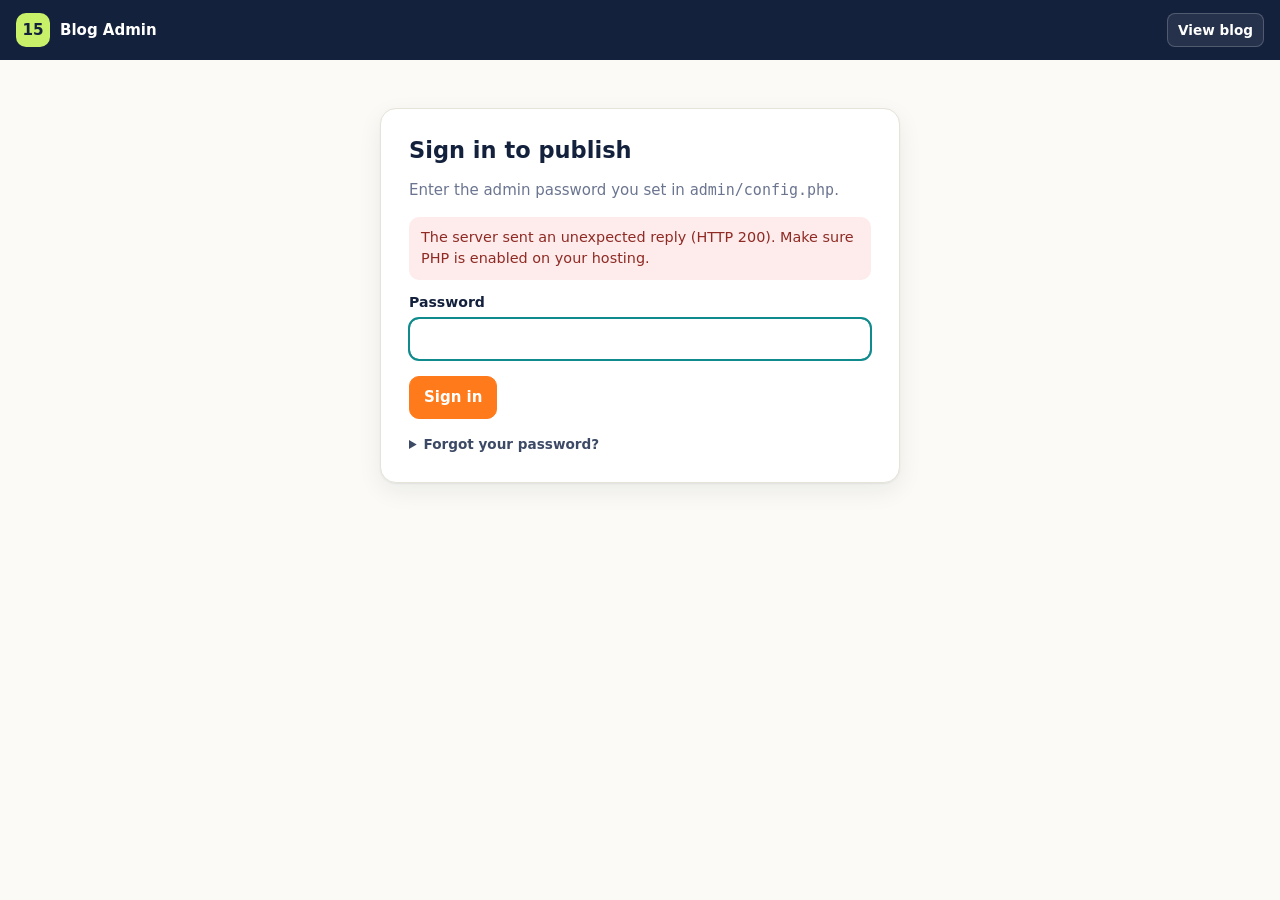
<file: admin/index.html>
<!DOCTYPE html>
<html lang="en">
<head>
<meta charset="UTF-8">
<meta name="viewport" content="width=device-width, initial-scale=1">
<title>Blog Admin | JobsFor15YearOlds</title>
<meta name="robots" content="noindex, nofollow">
<meta name="theme-color" content="#14213d">
<style>
:root{
  --ink:#14213d;--ink-soft:#3d4a66;--muted:#6b7590;--bg:#fbfaf6;--surface:#fff;--line:#e6e3d8;
  --accent:#ff7a1a;--accent-soft:#fff1e5;--lime:#c8f169;--teal:#0f8b8d;--teal-soft:#e2f4f3;
  --red:#d6453d;--red-soft:#fdeceb;--violet:#6a4cff;--violet-soft:#eeeaff;
  --shadow:0 1px 2px rgba(20,33,61,.06),0 8px 24px rgba(20,33,61,.07);
}
*{box-sizing:border-box}
[hidden]{display:none!important}
body{margin:0;background:var(--bg);color:var(--ink);font:15px/1.5 system-ui,-apple-system,"Segoe UI",Roboto,sans-serif}
a{color:var(--teal)}
h1,h2,h3{margin:0 0 .5em;line-height:1.2}
button,input,select,textarea{font:inherit;color:inherit}
.btn{display:inline-flex;align-items:center;justify-content:center;gap:6px;border:1px solid var(--line);background:var(--surface);border-radius:10px;padding:9px 14px;font-weight:600;cursor:pointer;text-decoration:none;color:var(--ink);white-space:nowrap}
.btn:hover{border-color:#cfcabb}
.btn:disabled{opacity:.55;cursor:not-allowed}
.btn-primary{background:var(--accent);border-color:var(--accent);color:#fff}
.btn-primary:hover{background:#f06a08;border-color:#f06a08}
.btn-dark{background:var(--ink);border-color:var(--ink);color:#fff}
.btn-danger{color:var(--red)}
.btn-danger:hover{background:var(--red-soft);border-color:var(--red)}
.btn-sm{padding:6px 10px;font-size:.85rem;border-radius:8px}
label{display:block;font-weight:600;font-size:.88rem;margin-bottom:5px}
.hint{font-weight:400;color:var(--muted);font-size:.8rem}
.field{margin-bottom:14px}
.input{width:100%;border:1px solid var(--line);background:var(--surface);border-radius:10px;padding:9px 12px}
.input:focus,textarea:focus{outline:2px solid var(--teal);outline-offset:-1px;border-color:var(--teal)}
.row{display:grid;grid-template-columns:1fr 1fr;gap:12px}
@media (max-width:640px){.row{grid-template-columns:1fr}}
.card{background:var(--surface);border:1px solid var(--line);border-radius:16px;box-shadow:var(--shadow)}

/* Top bar */
.top{background:var(--ink);color:#fff}
.top .in{max-width:1320px;margin:0 auto;padding:0 16px;height:60px;display:flex;align-items:center;gap:12px}
.logo{display:flex;align-items:center;gap:10px;font-weight:800;color:#fff;text-decoration:none}
.logo-badge{display:grid;place-items:center;width:34px;height:34px;border-radius:10px;background:var(--lime);color:var(--ink);font-size:.95rem}
.top .repo{color:#b9c0d4;font-size:.85rem;overflow:hidden;text-overflow:ellipsis;white-space:nowrap}
.top .sp{flex:1}
.top .btn{background:rgba(255,255,255,.08);border-color:rgba(255,255,255,.2);color:#fff}

/* Login */
.login{max-width:520px;margin:48px auto;padding:28px}
.login ol{padding-left:1.2em;color:var(--ink-soft);font-size:.92rem}
.login ol li{margin-bottom:4px}
.check{display:flex;gap:8px;align-items:center;font-weight:500;font-size:.9rem}
.err{background:var(--red-soft);color:#8f2a24;border-radius:10px;padding:10px 12px;font-size:.9rem;margin-bottom:12px}

/* App layout */
.app{max-width:1320px;margin:0 auto;padding:16px;display:grid;grid-template-columns:320px 1fr;gap:16px;align-items:start}
@media (max-width:960px){.app{grid-template-columns:1fr}}
.side{padding:14px;position:sticky;top:12px}
@media (max-width:960px){.side{position:static}}
.today{border-radius:12px;padding:12px 14px;margin-bottom:12px}
.today.ok{background:var(--teal-soft)}
.today.todo{background:var(--accent-soft)}
.today b{display:block;font-size:1rem}
.today small{color:var(--ink-soft)}
.stats{display:grid;grid-template-columns:repeat(3,1fr);gap:8px;margin-bottom:12px}
.stat{background:var(--bg);border:1px solid var(--line);border-radius:10px;padding:8px;text-align:center}
.stat b{display:block;font-size:1.25rem}
.stat span{font-size:.72rem;color:var(--muted);text-transform:uppercase;letter-spacing:.05em}
.list{list-style:none;margin:10px 0 0;padding:0;max-height:calc(100vh - 360px);min-height:120px;overflow:auto}
@media (max-width:960px){.list{max-height:320px}}
.list li button{width:100%;text-align:left;background:none;border:0;border-radius:10px;padding:9px 10px;cursor:pointer;display:block}
.list li button:hover{background:var(--bg)}
.list li button[aria-current="true"]{background:var(--violet-soft)}
.list .t{display:block;font-weight:600;font-size:.92rem;overflow:hidden;text-overflow:ellipsis;white-space:nowrap}
.list .m{display:flex;gap:6px;align-items:center;font-size:.78rem;color:var(--muted)}
.badge{display:inline-block;border-radius:6px;padding:1px 7px;font-size:.7rem;font-weight:700;text-transform:uppercase;letter-spacing:.04em}
.badge.live{background:var(--teal-soft);color:#0a6466}
.badge.sched{background:var(--violet-soft);color:#4a33c0}
.muted{color:var(--muted)}

.editor{padding:18px}
.ed-head{display:flex;flex-wrap:wrap;gap:8px;align-items:center;margin-bottom:14px}
.ed-head h2{margin:0;font-size:1.2rem;flex:1;min-width:180px}
.counter{float:right;font-weight:500;font-size:.78rem;color:var(--muted)}
.counter.warn{color:#b04a00}
.tabs{display:flex;gap:4px;border-bottom:1px solid var(--line);margin-bottom:0}
.tabs button{border:0;background:none;padding:8px 12px;font-weight:600;color:var(--muted);cursor:pointer;border-bottom:2px solid transparent;margin-bottom:-1px}
.tabs button[aria-selected="true"]{color:var(--ink);border-bottom-color:var(--accent)}
.toolbar{display:flex;flex-wrap:wrap;gap:4px;padding:8px;border:1px solid var(--line);border-bottom:0;border-radius:10px 10px 0 0;background:var(--bg);margin-top:10px}
.toolbar button{border:1px solid transparent;background:none;border-radius:7px;padding:4px 9px;cursor:pointer;font-weight:600;font-size:.85rem}
.toolbar button:hover{background:var(--surface);border-color:var(--line)}
textarea.content{display:block;width:100%;min-height:440px;border:1px solid var(--line);border-radius:0 0 10px 10px;padding:14px;font:14.5px/1.65 ui-monospace,SFMono-Regular,Menlo,Consolas,monospace;resize:vertical;background:var(--surface)}
.preview{border:1px solid var(--line);border-radius:10px;margin-top:10px;padding:20px 24px;min-height:440px;background:var(--surface)}
.preview .ph{color:var(--muted)}
.preview h1.pt{font-size:1.9rem}
.prose{font-size:1.02rem;line-height:1.75}
.prose h2{font-size:1.5rem;margin:1.4em 0 .5em}
.prose h3{font-size:1.2rem;margin:1.3em 0 .4em}
.prose ul,.prose ol{padding-left:1.4em}
.prose blockquote{margin:1.2em 0;padding:12px 16px;background:var(--teal-soft);border-left:4px solid var(--teal);border-radius:0 12px 12px 0}
.prose blockquote p:last-child{margin:0}
.prose img{max-width:100%;border-radius:12px;display:block;margin:1em auto}
.prose code{background:var(--line);padding:2px 5px;border-radius:5px}
.prose pre{background:var(--ink);color:#e9edf7;padding:14px;border-radius:10px;overflow:auto}
.prose pre code{background:none;padding:0}
.prose table{width:100%;border-collapse:collapse}
.prose th,.prose td{border:1px solid var(--line);padding:7px 9px;text-align:left}
.prose th{background:var(--accent-soft)}
.cover-row{display:flex;gap:8px}
.cover-row .input{flex:1}
.cover-thumb{margin-top:8px;max-height:140px;border-radius:10px;border:1px solid var(--line)}
.actions{display:flex;flex-wrap:wrap;gap:8px;align-items:center;margin-top:16px;padding-top:14px;border-top:1px solid var(--line)}
.actions .sp{flex:1}
.status{margin-top:12px;border-radius:10px;padding:10px 12px;font-size:.9rem}
.status.info{background:var(--violet-soft)}
.status.ok{background:var(--teal-soft)}
.status.bad{background:var(--red-soft);color:#8f2a24}
.guide{font-size:.85rem;color:var(--ink-soft);margin-top:10px}
.guide summary{cursor:pointer;font-weight:600}
.guide code{background:var(--line);padding:1px 5px;border-radius:5px}

dialog{border:0;border-radius:16px;padding:0;width:min(520px,calc(100% - 32px));box-shadow:0 30px 80px rgba(20,33,61,.35)}
dialog::backdrop{background:rgba(20,33,61,.5)}
dialog form{padding:22px}
</style>
</head>
<body>

<header class="top">
  <div class="in">
    <a class="logo" href="../blog/"><span class="logo-badge">15</span>Blog Admin</a>
    <span class="repo" id="repo-label"></span>
    <span class="sp"></span>
    <a class="btn btn-sm" href="../blog/" target="_blank" rel="noopener">View blog</a>
    <button class="btn btn-sm" id="settings-btn" hidden>Settings</button>
    <button class="btn btn-sm" id="logout-btn" hidden>Log out</button>
  </div>
</header>

<!-- ============ LOGIN ============ -->
<section class="login card" id="login" hidden>
  <h1>Sign in to publish</h1>
  <p class="muted">Enter the admin password you set in <code>admin/config.php</code>.</p>
  <div class="err" id="login-err" hidden></div>
  <form id="login-form">
    <div class="field">
      <label for="l-pass">Password</label>
      <input class="input" id="l-pass" type="password" autocomplete="current-password" required autofocus>
    </div>
    <p style="margin-top:16px"><button class="btn btn-primary" type="submit" id="login-submit">Sign in</button></p>
  </form>
  <details class="guide">
    <summary>Forgot your password?</summary>
    <p>Open Hostinger → File Manager → <code>public_html/admin/config.php</code>, type a new password between the quotes, and save.</p>
  </details>
</section>

<!-- ============ APP ============ -->
<div class="app" id="app" hidden>
  <aside class="side card">
    <div class="today" id="today"></div>
    <div class="stats">
      <div class="stat"><b id="s-live">0</b><span>Live</span></div>
      <div class="stat"><b id="s-sched">0</b><span>Scheduled</span></div>
      <div class="stat"><b id="s-streak">0</b><span>Day streak</span></div>
    </div>
    <button class="btn btn-primary" id="new-btn" style="width:100%">+ New post</button>
    <input class="input" id="list-search" type="search" placeholder="Search posts" style="margin-top:10px" aria-label="Search posts">
    <ul class="list" id="list"></ul>
  </aside>

  <section class="editor card">
    <div class="ed-head">
      <h2 id="ed-title">New post</h2>
      <a class="btn btn-sm" id="view-live" target="_blank" rel="noopener" hidden>View live ↗</a>
    </div>

    <div class="field">
      <label for="f-title">Title <span class="counter" id="c-title"></span></label>
      <input class="input" id="f-title" maxlength="120" placeholder="e.g. 10 Easy Summer Jobs for 15-Year-Olds">
    </div>
    <div class="row">
      <div class="field">
        <label for="f-slug">URL slug <span class="hint">/blog/<span id="slug-preview">your-post</span>/</span></label>
        <input class="input" id="f-slug" placeholder="auto from title">
      </div>
      <div class="field">
        <label for="f-category">Category</label>
        <input class="input" id="f-category" list="cat-list" placeholder="e.g. Job Tips">
        <datalist id="cat-list"></datalist>
      </div>
    </div>
    <div class="field">
      <label for="f-desc">Meta description <span class="hint">(shown in Google and on the blog card)</span> <span class="counter" id="c-desc"></span></label>
      <textarea class="input" id="f-desc" rows="2" maxlength="300" placeholder="One or two sentences, ideally 120 to 160 characters."></textarea>
    </div>
    <div class="row">
      <div class="field">
        <label for="f-date">Publish date <span class="hint">(future date = scheduled)</span></label>
        <input class="input" id="f-date" type="date">
      </div>
      <div class="field">
        <label for="f-cover">Cover image <span class="hint">(optional)</span></label>
        <div class="cover-row">
          <input class="input" id="f-cover" placeholder="Upload or paste an image URL">
          <button class="btn btn-sm" type="button" id="cover-upload">Upload</button>
        </div>
        <img class="cover-thumb" id="cover-thumb" alt="" hidden>
      </div>
    </div>
    <div class="field">
      <label for="f-coveralt">Cover image description <span class="hint">(alt text, helps SEO and accessibility)</span></label>
      <input class="input" id="f-coveralt" placeholder="e.g. Teen working at an ice cream shop counter">
    </div>

    <div class="tabs" role="tablist">
      <button role="tab" aria-selected="true" data-tab="write" type="button">Write</button>
      <button role="tab" aria-selected="false" data-tab="preview" type="button">Preview</button>
      <span class="muted" style="margin-left:auto;font-size:.8rem;align-self:center" id="wordcount"></span>
    </div>
    <div id="write-pane">
      <div class="toolbar" aria-label="Formatting">
        <button type="button" data-md="h2" title="Heading">H2</button>
        <button type="button" data-md="h3" title="Subheading">H3</button>
        <button type="button" data-md="b" title="Bold (Ctrl+B)"><b>B</b></button>
        <button type="button" data-md="i" title="Italic (Ctrl+I)"><i>I</i></button>
        <button type="button" data-md="link" title="Link (Ctrl+K)">Link</button>
        <button type="button" data-md="ul" title="Bullet list">• List</button>
        <button type="button" data-md="ol" title="Numbered list">1. List</button>
        <button type="button" data-md="quote" title="Tip box">Tip box</button>
        <button type="button" data-md="table" title="Table">Table</button>
        <button type="button" data-md="hr" title="Divider">―</button>
        <button type="button" data-md="img" title="Upload image">Image</button>
      </div>
      <textarea class="content" id="f-content" spellcheck="true" placeholder="Write your post here...

## Use H2 for main sections

Normal paragraphs are just text. Use **bold**, *italic* and [links](https://example.com).

- Bullet point
- Another one

> Tip boxes start with a &gt; sign."></textarea>
    </div>
    <div class="preview" id="preview" hidden></div>

    <div class="actions">
      <button class="btn btn-primary" id="publish-btn" type="button">Publish now</button>
      <button class="btn" id="reset-btn" type="button">Discard changes</button>
      <span class="sp"></span>
      <button class="btn btn-danger" id="delete-btn" type="button" hidden>Delete post</button>
    </div>
    <div class="status" id="status" hidden></div>
    <details class="guide">
      <summary>Formatting cheat sheet</summary>
      <p><code>## Heading</code> · <code>### Subheading</code> · <code>**bold**</code> · <code>*italic*</code> · <code>[text](https://link)</code> · <code>- bullet</code> · <code>1. numbered</code> · <code>&gt; tip box</code> · <code>![description](image-url)</code> · <code>---</code> divider · tables: <code>| A | B |</code> then <code>|---|---|</code> then rows.</p>
      <p>Drafts are auto-saved in this browser while you type, so a closed tab won't lose your work.</p>
    </details>
  </section>
</div>

<input type="file" id="file-input" accept="image/*" hidden>

<dialog id="settings">
  <form method="dialog" id="settings-form">
    <h2>Settings</h2>
    <div class="field"><label for="s-site">Live site address <span class="hint">(used for Google links and sitemap)</span></label><input class="input" id="s-site" placeholder="https://www.example.com/"></div>
    <p class="guide">Changed the post design in <code>blog/_template.html</code>? Rebuild every post page with it:</p>
    <p><button class="btn" type="button" id="rebuild-btn">Rebuild all posts</button></p>
    <div style="display:flex;gap:8px;justify-content:flex-end;margin-top:16px">
      <button class="btn" value="cancel">Cancel</button>
      <button class="btn btn-primary" value="save" id="settings-save">Save</button>
    </div>
  </form>
</dialog>

<script>
(function(){
'use strict';

/* ------------------------------------------------------------------
   Config & state
------------------------------------------------------------------ */
var CATS=['Job Tips','Interview Help','Resume Tips','Work Laws','Money & Pay','Summer Jobs','Online Jobs','Career Ideas'];
var DRAFT_KEY='blogAdminDraft',CFG_KEY='blogAdminConfig';

var cfg=load(CFG_KEY)||{};
var csrf='';
var posts=[];          // contents of blog/posts.json
var editing=null;      // slug of the post being edited (null = new post)
var loaded=null;       // snapshot of the form when loaded, to detect unsaved changes
var localImages={};    // uploaded image path -> object URL, for previews before the site redeploys

function $(id){return document.getElementById(id)}
function load(k){try{return JSON.parse(localStorage.getItem(k))}catch(e){return null}}
function save(k,v){try{localStorage.setItem(k,JSON.stringify(v))}catch(e){}}
function drop(k){try{localStorage.removeItem(k);sessionStorage.removeItem(k)}catch(e){}}
function esc(s){return String(s==null?'':s).replace(/[&<>"']/g,function(c){return{'&':'&amp;','<':'&lt;','>':'&gt;','"':'&quot;',"'":'&#39;'}[c]})}
function pad(n){return ('0'+n).slice(-2)}
function today(){var d=new Date();return d.getFullYear()+'-'+pad(d.getMonth()+1)+'-'+pad(d.getDate())}
function addDays(iso,n){var d=new Date(iso+'T12:00:00');d.setDate(d.getDate()+n);return d.getFullYear()+'-'+pad(d.getMonth()+1)+'-'+pad(d.getDate())}
function human(iso){return new Date(iso+'T12:00:00').toLocaleDateString('en-US',{month:'long',day:'numeric',year:'numeric'})}
function slugify(s){return String(s).toLowerCase().normalize('NFKD').replace(/[̀-ͯ]/g,'').replace(/&/g,' and ').replace(/[^a-z0-9]+/g,'-').replace(/^-+|-+$/g,'').slice(0,80).replace(/-+$/,'')}
function siteUrl(){var u=cfg.siteUrl||'';return u&&!/\/$/.test(u)?u+'/':u}
function isAbs(u){return /^(https?:)?\/\//i.test(u)}
function fill(tpl,map){Object.keys(map).forEach(function(k){tpl=tpl.split('{{'+k+'}}').join(map[k])});return tpl}

/* ------------------------------------------------------------------
   Markdown -> HTML (small, safe subset; all raw HTML is escaped)
------------------------------------------------------------------ */
function safeUrl(u,base){
  u=u.trim();
  if(/^(https?:\/\/|mailto:|#|\/)/i.test(u))return u;
  if(/^[a-z][a-z0-9+.-]*:/i.test(u))return '#';      // blocks javascript: and other schemes
  return (base||'')+u;
}
function inline(text,base){
  var codes=[];
  var s=esc(text).replace(/`([^`]+)`/g,function(_,c){codes.push('<code>'+c+'</code>');return '\u0000'+(codes.length-1)+'\u0000'});
  s=s.replace(/!\[([^\]]*)\]\(([^)\s]+)(?:\s+&quot;([^&]*)&quot;)?\)/g,function(_,alt,u,t){
    return '<img src="'+safeUrl(u,base)+'" alt="'+alt+'"'+(t?' title="'+t+'"':'')+' loading="lazy">';
  });
  s=s.replace(/\[([^\]]+)\]\(([^)\s]+)\)/g,function(_,t,u){
    var href=safeUrl(u,base),ext=/^https?:\/\//i.test(href);
    return '<a href="'+href+'"'+(ext?' target="_blank" rel="noopener"':'')+'>'+t+'</a>';
  });
  s=s.replace(/\*\*([^*]+?)\*\*/g,'<strong>$1</strong>');
  s=s.replace(/(^|[^*\w])\*([^*\n]+?)\*(?!\w)/g,'$1<em>$2</em>');
  s=s.replace(/(^|\W)_([^_\n]+?)_(?!\w)/g,'$1<em>$2</em>');
  return s.replace(/\u0000(\d+)\u0000/g,function(_,i){return codes[+i]});
}
function headingId(t){return slugify(t.replace(/[*_`\[\]]/g,'').replace(/\]\([^)]*\)/g,''))}
function md(src,base){
  var lines=String(src||'').replace(/\r\n?/g,'\n').split('\n'),out=[],i=0;
  var isUl=/^\s*[-*+]\s+/,isOl=/^\s*\d+[.)]\s+/,isTableSep=/^\s*\|?\s*:?-{3,}:?\s*(\|\s*:?-{3,}:?\s*)*\|?\s*$/;
  function blockStart(l,next){return /^```/.test(l)||/^#{1,6}\s/.test(l)||/^>/.test(l)||isUl.test(l)||isOl.test(l)||/^(-{3,}|\*{3,}|_{3,})\s*$/.test(l)||(/^\s*\|/.test(l)&&next!=null&&isTableSep.test(next))}
  function cells(l){return l.trim().replace(/^\||\|$/g,'').split('|').map(function(c){return c.trim()})}
  while(i<lines.length){
    var l=lines[i];
    if(!l.trim()){i++;continue}
    var m;
    if(/^```/.test(l)){
      var code=[];i++;
      while(i<lines.length&&!/^```/.test(lines[i]))code.push(lines[i++]);
      i++;out.push('<pre><code>'+esc(code.join('\n'))+'</code></pre>');continue;
    }
    if((m=l.match(/^(#{1,6})\s+(.*?)\s*#*\s*$/))){
      var lv=Math.min(Math.max(m[1].length,2),4);     // the page title is the only H1
      out.push('<h'+lv+' id="'+headingId(m[2])+'">'+inline(m[2],base)+'</h'+lv+'>');i++;continue;
    }
    if(/^(-{3,}|\*{3,}|_{3,})\s*$/.test(l)){out.push('<hr>');i++;continue}
    if(/^>/.test(l)){
      var q=[];while(i<lines.length&&/^>/.test(lines[i]))q.push(lines[i++].replace(/^>\s?/,''));
      out.push('<blockquote>'+md(q.join('\n'),base)+'</blockquote>');continue;
    }
    if(isUl.test(l)||isOl.test(l)){
      var ordered=isOl.test(l),re=ordered?isOl:isUl,items=[];
      while(i<lines.length){
        if(re.test(lines[i])){items.push(lines[i].replace(re,''));i++}
        else if(lines[i].trim()&&/^\s{2,}/.test(lines[i])&&items.length){items[items.length-1]+=' '+lines[i].trim();i++}
        else break;
      }
      var tag=ordered?'ol':'ul';
      out.push('<'+tag+'>'+items.map(function(t){return '<li>'+inline(t,base)+'</li>'}).join('')+'</'+tag+'>');continue;
    }
    if(/^\s*\|/.test(l)&&i+1<lines.length&&isTableSep.test(lines[i+1])){
      var head=cells(l);i+=2;var rows=[];
      while(i<lines.length&&/^\s*\|/.test(lines[i]))rows.push(cells(lines[i++]));
      out.push('<div style="overflow-x:auto"><table><thead><tr>'+head.map(function(c){return '<th>'+inline(c,base)+'</th>'}).join('')+'</tr></thead><tbody>'+
        rows.map(function(r){return '<tr>'+r.map(function(c){return '<td>'+inline(c,base)+'</td>'}).join('')+'</tr>'}).join('')+'</tbody></table></div>');
      continue;
    }
    var para=[l];i++;
    while(i<lines.length&&lines[i].trim()&&!blockStart(lines[i],lines[i+1]))para.push(lines[i++]);
    out.push('<p>'+para.map(function(p){return inline(p,base)}).join('<br>\n')+'</p>');
  }
  return out.join('\n');
}
function readMins(text){var w=String(text).replace(/[#>*_`|\-\[\]()!]/g,' ').split(/\s+/).filter(Boolean).length;return Math.max(1,Math.round(w/220))}

/* ------------------------------------------------------------------
   Server API (admin/api.php)
------------------------------------------------------------------ */
function api(action,opts){
  opts=opts||{};
  var init={method:opts.body||opts.form?'POST':'GET',credentials:'same-origin',cache:'no-store',headers:{'X-CSRF-Token':csrf}};
  if(opts.body){init.headers['Content-Type']='application/json';init.body=JSON.stringify(opts.body)}
  if(opts.form)init.body=opts.form;
  return fetch('api.php?action='+action+(opts.query||''),init).then(function(r){
    return r.json().catch(function(){throw new Error('The server sent an unexpected reply (HTTP '+r.status+'). Make sure PHP is enabled on your hosting.')}).then(function(j){
      if(r.status===401&&action!=='login'){showLogin(j.error);throw new Error(j.error)}
      if(!r.ok)throw new Error(j.error||('HTTP '+r.status));
      return j;
    });
  });
}
function readFile(path){
  return api('read',{query:'&path='+encodeURIComponent(path)}).then(function(r){return r.exists?r.content:null});
}
// Saves and deletes several files at once. files: {path: string content | null (delete)}
function commit(files){return api('write',{body:{files:files}})}
function uploadImage(file){
  var fd=new FormData();fd.append('image',file);
  return api('upload',{form:fd}).then(function(r){localImages[r.path]=URL.createObjectURL(file);return r.path});
}

/* ------------------------------------------------------------------
   Page builders
------------------------------------------------------------------ */
function coverSrc(cover,prefix){return isAbs(cover)?cover:prefix+cover}
function postHtml(tpl,p,content){
  var url=siteUrl()+'blog/'+p.slug+'/';
  var img=p.cover?(isAbs(p.cover)?p.cover:siteUrl()+'blog/'+p.cover):'';
  var ld={'@context':'https://schema.org','@type':'BlogPosting',headline:p.title,description:p.description,datePublished:p.date,dateModified:p.updated||p.date,
    mainEntityOfPage:url,author:{'@type':'Organization',name:'JobsFor15YearOlds'},publisher:{'@type':'Organization',name:'JobsFor15YearOlds'}};
  if(img)ld.image=img;
  return fill(tpl,{
    TITLE:esc(p.title),DESCRIPTION:esc(p.description),URL:esc(url),SLUG:esc(p.slug),
    CATEGORY:esc(p.category),DATE:esc(p.date),DATE_HUMAN:esc(human(p.date)),READ_MINS:String(p.readMins),
    OG_IMAGE:img?'<meta property="og:image" content="'+esc(img)+'">':'',
    JSONLD:JSON.stringify(ld).replace(/</g,'\\u003c'),
    COVER:p.cover?'  <figure class="article-cover"><img src="'+esc(coverSrc(p.cover,'../'))+'" alt="'+esc(p.coverAlt||p.title)+'"></figure>':'',
    CONTENT:md(content,'../')
  });
}
function cardHtml(p){
  var cover=p.cover?'<img src="'+esc(coverSrc(p.cover,''))+'" alt="'+esc(p.coverAlt||'')+'" loading="lazy">':'15';
  return '<a class="post-card" href="'+esc(p.slug)+'/" data-date="'+esc(p.date)+'" data-cat="'+esc(p.category)+'"'+(p.date>today()?' hidden':'')+'>'+
    '<div class="cover">'+cover+'</div><div class="body"><h2>'+esc(p.title)+'</h2><p>'+esc(p.description)+'</p>'+
    '<div class="meta"><span class="tag">'+esc(p.category)+'</span><time datetime="'+esc(p.date)+'">'+esc(human(p.date))+'</time><span>· '+p.readMins+' min read</span></div></div></a>';
}
function indexHtml(html,list){
  var a='<!-- posts:start -->',b='<!-- posts:end -->',s=html.indexOf(a),e=html.indexOf(b);
  if(s<0||e<0)throw new Error('blog/index.html is missing the <!-- posts:start --> / <!-- posts:end --> markers.');
  return html.slice(0,s+a.length)+'\n'+list.map(cardHtml).join('\n')+'\n'+html.slice(e);
}
function sitemap(list){
  var base=siteUrl(),t=today();
  var urls=[{loc:base,mod:t},{loc:base+'blog/',mod:t}].concat(list.filter(function(p){return p.date<=t}).map(function(p){return{loc:base+'blog/'+p.slug+'/',mod:p.updated||p.date}}));
  return '<?xml version="1.0" encoding="UTF-8"?>\n<urlset xmlns="http://www.sitemaps.org/schemas/sitemap/0.9">\n'+
    urls.map(function(u){return '  <url><loc>'+esc(u.loc)+'</loc><lastmod>'+u.mod+'</lastmod></url>'}).join('\n')+'\n</urlset>\n';
}
function sortPosts(list){return list.sort(function(a,b){return a.date<b.date?1:a.date>b.date?-1:(b.updated||'').localeCompare(a.updated||'')})}

/* ------------------------------------------------------------------
   UI: sidebar
------------------------------------------------------------------ */
function renderSide(){
  var t=today(),live=posts.filter(function(p){return p.date<=t}),sched=posts.length-live.length;
  var hasToday=posts.some(function(p){return p.date===t}),hasTomorrow=posts.some(function(p){return p.date===addDays(t,1)});
  var dates={};live.forEach(function(p){dates[p.date]=1});
  var streak=0,d=dates[t]?t:addDays(t,-1);while(dates[d]){streak++;d=addDays(d,-1)}
  $('s-live').textContent=live.length;$('s-sched').textContent=sched;$('s-streak').textContent=streak;
  var box=$('today');
  box.className='today '+(hasToday?'ok':'todo');
  box.innerHTML=hasToday?'<b>✓ Today\'s post is live</b><small>'+(hasTomorrow?'Tomorrow is scheduled too. Nice!':'Want to get ahead? Schedule tomorrow\'s post.')+'</small>'
    :'<b>No post today yet</b><small>Write one and hit Publish to keep your streak going.</small>';
  var q=$('list-search').value.trim().toLowerCase();
  var list=posts.filter(function(p){return !q||(p.title+' '+p.category).toLowerCase().indexOf(q)>=0});
  $('list').innerHTML=list.length?list.map(function(p){
    var s=p.date>t;
    return '<li><button type="button" data-slug="'+esc(p.slug)+'" aria-current="'+(p.slug===editing)+'"><span class="t">'+esc(p.title)+'</span>'+
      '<span class="m"><span class="badge '+(s?'sched':'live')+'">'+(s?'Scheduled':'Live')+'</span>'+esc(human(p.date))+'</span></button></li>';
  }).join(''):'<li class="muted" style="padding:10px">'+(posts.length?'No matches.':'No posts yet. Write your first one!')+'</li>';
  var cats=CATS.slice();posts.forEach(function(p){if(p.category&&cats.indexOf(p.category)<0)cats.push(p.category)});
  $('cat-list').innerHTML=cats.map(function(c){return '<option value="'+esc(c)+'">'}).join('');
}

/* ------------------------------------------------------------------
   UI: editor
------------------------------------------------------------------ */
var F={title:$('f-title'),slug:$('f-slug'),category:$('f-category'),description:$('f-desc'),date:$('f-date'),cover:$('f-cover'),coverAlt:$('f-coveralt'),content:$('f-content')};
var slugTouched=false;
function formData(){var o={};Object.keys(F).forEach(function(k){o[k]=F[k].value});o.editing=editing;return o}
function setForm(o){Object.keys(F).forEach(function(k){F[k].value=o[k]||''});slugTouched=!!o.slug&&o.slug!==slugify(o.title||'')}
function dirty(){var a=formData(),b=loaded||{};return Object.keys(F).some(function(k){return (a[k]||'')!==(b[k]||'')})}
function snapshot(){loaded=formData()}
function status(msg,kind){var s=$('status');s.hidden=!msg;s.className='status '+(kind||'info');s.innerHTML=msg||''}
function busy(on){['publish-btn','delete-btn','reset-btn','new-btn'].forEach(function(id){$(id).disabled=on})}

function refreshEditor(){
  var d=formData(),t=today();
  $('slug-preview').textContent=d.slug||slugify(d.title)||'your-post';
  $('c-title').textContent=d.title.length+' / 60 ideal';$('c-title').className='counter'+(d.title.length>65?' warn':'');
  $('c-desc').textContent=d.description.length+' / 160';$('c-desc').className='counter'+(d.description.length&&(d.description.length<70||d.description.length>165)?' warn':'');
  var words=d.content.split(/\s+/).filter(Boolean).length;
  $('wordcount').textContent=words+' words · '+readMins(d.content)+' min read';
  var label=d.date>t?'Schedule for '+human(d.date):(editing?'Update post':'Publish now');
  $('publish-btn').textContent=label;
  $('ed-title').textContent=editing?'Editing: '+(posts.filter(function(p){return p.slug===editing})[0]||{}).title:'New post';
  $('delete-btn').hidden=!editing;
  var lp=editing&&posts.filter(function(p){return p.slug===editing})[0];
  $('view-live').hidden=!(lp&&lp.date<=t);if(lp)$('view-live').href='../blog/'+lp.slug+'/';
  var th=$('cover-thumb');
  if(d.cover){th.src=localImages[d.cover]||coverSrc(d.cover,'../blog/');th.hidden=false}else th.hidden=true;
  if(!$('preview').hidden)renderPreview();
}
function renderPreview(){
  var d=formData();
  var html=md(d.content,'../blog/').replace(/src="\.\.\/blog\/(images\/[^"]+)"/g,function(m,p){return localImages[p]?'src="'+localImages[p]+'"':m});
  $('preview').innerHTML='<h1 class="pt">'+esc(d.title||'Untitled post')+'</h1>'+(d.description?'<p class="muted">'+esc(d.description)+'</p>':'')+
    '<div class="prose">'+(html||'<p class="ph">Nothing to preview yet.</p>')+'</div>';
}
function newPost(){
  editing=null;
  setForm({date:nextOpenDay(),category:'Job Tips'});
  snapshot();refreshEditor();renderSide();status('');
}
function nextOpenDay(){var t=today(),d=t;var used={};posts.forEach(function(p){used[p.date]=1});while(used[d])d=addDays(d,1);return d}
function openPost(slug){
  var p=posts.filter(function(x){return x.slug===slug})[0];if(!p)return;
  status('Loading post...');busy(true);
  readFile('blog/posts/'+slug+'.md').then(function(text){
    editing=slug;
    setForm({title:p.title,slug:p.slug,category:p.category,description:p.description,date:p.date,cover:p.cover,coverAlt:p.coverAlt,content:text||''});
    snapshot();refreshEditor();renderSide();status(text==null?'Could not find this post\'s source file, so the content box is empty.':'' ,text==null?'bad':'info');
  }).catch(function(e){status(esc(e.message),'bad')}).then(function(){busy(false)});
}
function confirmLeave(){return !dirty()||confirm('You have unsaved changes. Discard them?')}

/* Toolbar */
function wrap(before,after,placeholder){
  var ta=F.content,s=ta.selectionStart,e=ta.selectionEnd,sel=ta.value.slice(s,e)||placeholder;
  ta.setRangeText(before+sel+after,s,e,'select');
  ta.selectionStart=s+before.length;ta.selectionEnd=s+before.length+sel.length;ta.focus();ta.dispatchEvent(new Event('input'));
}
function linePrefix(fn){
  var ta=F.content,v=ta.value,s=v.lastIndexOf('\n',ta.selectionStart-1)+1,e=v.indexOf('\n',ta.selectionEnd);if(e<0)e=v.length;
  var block=v.slice(s,e).split('\n').map(fn).join('\n');
  ta.setRangeText(block,s,e,'end');ta.focus();ta.dispatchEvent(new Event('input'));
}
function insertBlock(text){
  var ta=F.content,s=ta.selectionStart,v=ta.value,pre=s&&v[s-1]!=='\n'?'\n\n':(s&&v[s-2]!=='\n'?'\n':'');
  ta.setRangeText(pre+text+'\n\n',s,ta.selectionEnd,'end');ta.focus();ta.dispatchEvent(new Event('input'));
}
var pickTarget=null;
var actions={
  h2:function(){linePrefix(function(l){return '## '+l.replace(/^#+\s*/,'')})},
  h3:function(){linePrefix(function(l){return '### '+l.replace(/^#+\s*/,'')})},
  b:function(){wrap('**','**','bold text')},
  i:function(){wrap('*','*','italic text')},
  link:function(){var u=prompt('Link address (https://...)','https://');if(u)wrap('[','](' + u.trim() + ')','link text')},
  ul:function(){linePrefix(function(l){return '- '+l.replace(/^\s*[-*+]\s+/,'')})},
  ol:function(){var n=0;linePrefix(function(l){return (++n)+'. '+l.replace(/^\s*\d+[.)]\s+/,'')})},
  quote:function(){linePrefix(function(l){return '> '+l.replace(/^>\s?/,'')})},
  hr:function(){insertBlock('---')},
  table:function(){insertBlock('| Job | Typical pay |\n|---|---|\n| Babysitter | $10 to $15/hr |\n| Lifeguard | $12 to $16/hr |')},
  img:function(){pickTarget='content';$('file-input').click()}
};
document.querySelector('.toolbar').addEventListener('click',function(e){var b=e.target.closest('[data-md]');if(b)actions[b.getAttribute('data-md')]()});
F.content.addEventListener('keydown',function(e){
  if(!(e.ctrlKey||e.metaKey))return;
  var k=e.key.toLowerCase();if(k==='b'||k==='i'||k==='k'){e.preventDefault();actions[k==='k'?'link':k]()}
});
$('cover-upload').addEventListener('click',function(){pickTarget='cover';$('file-input').click()});
$('file-input').addEventListener('change',function(){
  var file=this.files[0],target=pickTarget;this.value='';if(!file)return;
  if(file.size>5*1024*1024){status('That image is over 5 MB. Please resize or compress it first (under 500 KB is ideal for page speed).','bad');return}
  status('Uploading '+esc(file.name)+'...');
  uploadImage(file).then(function(rel){
    if(target==='cover'){F.cover.value=rel;if(!F.coverAlt.value)F.coverAlt.value=F.title.value}
    else{var alt=prompt('Describe the image (for Google and screen readers):',F.title.value)||'';insertBlock('!['+alt.replace(/[\[\]]/g,'')+']('+rel+')')}
    refreshEditor();saveDraft();
    status('Image uploaded.'+(file.size>800*1024?' Tip: it is fairly large; smaller images load faster.':''),'ok');
  }).catch(function(e){status(esc(e.message),'bad')});
});

/* Tabs */
document.querySelectorAll('[data-tab]').forEach(function(t){t.addEventListener('click',function(){
  var pv=t.getAttribute('data-tab')==='preview';
  document.querySelectorAll('[data-tab]').forEach(function(x){x.setAttribute('aria-selected',x===t)});
  $('write-pane').hidden=pv;$('preview').hidden=!pv;if(pv)renderPreview();
})});

/* Form events */
var draftTimer;
function saveDraft(){clearTimeout(draftTimer);draftTimer=setTimeout(function(){if(dirty())save(DRAFT_KEY,formData());else drop(DRAFT_KEY)},400)}
F.title.addEventListener('input',function(){if(!slugTouched)F.slug.value=slugify(F.title.value)});
F.slug.addEventListener('input',function(){slugTouched=true});
F.slug.addEventListener('blur',function(){F.slug.value=slugify(F.slug.value);refreshEditor()});
Object.keys(F).forEach(function(k){F[k].addEventListener('input',function(){refreshEditor();saveDraft()})});
window.addEventListener('beforeunload',function(e){if(dirty()){e.preventDefault();e.returnValue=''}});

$('list').addEventListener('click',function(e){var b=e.target.closest('[data-slug]');if(b&&b.getAttribute('data-slug')!==editing&&confirmLeave())openPost(b.getAttribute('data-slug'))});
$('list-search').addEventListener('input',renderSide);
$('new-btn').addEventListener('click',function(){if(confirmLeave()){drop(DRAFT_KEY);newPost()}});
$('reset-btn').addEventListener('click',function(){
  if(!dirty()||!confirm('Discard your unsaved changes?'))return;
  drop(DRAFT_KEY);setForm(loaded);refreshEditor();status('');
});

/* ------------------------------------------------------------------
   Publish / delete / rebuild
------------------------------------------------------------------ */
function ensureSite(){
  if(siteUrl())return true;
  alert('Please set your live site address in Settings first (for example https://www.yoursite.com/).');openSettings();return false;
}
function fetchShared(){
  return Promise.all([readFile('blog/posts.json'),readFile('blog/_template.html'),readFile('blog/index.html')]).then(function(r){
    if(!r[1])throw new Error('blog/_template.html is missing on your server. Upload it again.');
    if(!r[2])throw new Error('blog/index.html is missing on your server. Upload it again.');
    return{posts:r[0]?JSON.parse(r[0]):[],tpl:r[1],index:r[2]};
  });
}
$('publish-btn').addEventListener('click',function(){
  var d=formData();
  d.title=d.title.trim();d.slug=slugify(d.slug||d.title);d.category=d.category.trim()||'Job Tips';d.description=d.description.trim().replace(/\s+/g,' ');
  var problems=[];
  if(!d.title)problems.push('a title');if(!d.slug)problems.push('a URL slug');if(!d.description)problems.push('a meta description');
  if(!/^\d{4}-\d{2}-\d{2}$/.test(d.date))problems.push('a publish date');if(d.content.trim().split(/\s+/).length<50)problems.push('at least 50 words of content');
  if(problems.length){status('Please add '+problems.join(', ')+'.','bad');return}
  if(!ensureSite())return;
  var wasEditing=editing,now=today();
  busy(true);status('Publishing...');
  fetchShared().then(function(s){
    var list=s.posts,old=wasEditing&&list.filter(function(p){return p.slug===wasEditing})[0];
    if(d.slug!==wasEditing&&list.some(function(p){return p.slug===d.slug}))throw new Error('Another post already uses the slug "'+d.slug+'". Please pick a different one.');
    var meta={slug:d.slug,title:d.title,description:d.description,category:d.category,date:d.date,updated:now,
      cover:d.cover.trim(),coverAlt:d.coverAlt.trim(),readMins:readMins(d.content)};
    if(old&&old.created)meta.created=old.created;else meta.created=now;
    list=sortPosts(list.filter(function(p){return p.slug!==wasEditing&&p.slug!==d.slug}).concat([meta]));
    var files={};
    files['blog/'+d.slug+'/index.html']=postHtml(s.tpl,meta,d.content);
    files['blog/posts/'+d.slug+'.md']=d.content;
    files['blog/posts.json']=JSON.stringify(list,null,2)+'\n';
    files['blog/index.html']=indexHtml(s.index,list);
    files['sitemap.xml']=sitemap(list);
    if(wasEditing&&wasEditing!==d.slug){files['blog/'+wasEditing+'/index.html']=null;files['blog/posts/'+wasEditing+'.md']=null}
    var verb=old?'Update':'Publish';
    return commit(files).then(function(){return{list:list,meta:meta,verb:verb}});
  }).then(function(r){
    posts=r.list;editing=r.meta.slug;F.slug.value=r.meta.slug;F.description.value=r.meta.description;F.category.value=r.meta.category;
    drop(DRAFT_KEY);snapshot();renderSide();refreshEditor();
    var link='<a href="../blog/'+esc(r.meta.slug)+'/" target="_blank" rel="noopener">'+esc(siteUrl()+'blog/'+r.meta.slug+'/')+'</a>';
    status(r.meta.date>now
      ?'✓ Scheduled. It will appear on the blog on '+esc(human(r.meta.date))+'. Its link will be '+link
      :'✓ '+(r.verb==='Update'?'Updated':'Published')+'! It is live now: '+link,'ok');
  }).catch(function(e){status('Not published: '+esc(e.message),'bad')}).then(function(){busy(false)});
});

$('delete-btn').addEventListener('click',function(){
  var slug=editing,p=posts.filter(function(x){return x.slug===slug})[0];
  if(!p||!confirm('Delete "'+p.title+'" permanently? Its page will stop working.'))return;
  if(!ensureSite())return;
  busy(true);status('Deleting...');
  fetchShared().then(function(s){
    var list=s.posts.filter(function(x){return x.slug!==slug});
    var files={};
    files['blog/'+slug+'/index.html']=null;
    files['blog/posts/'+slug+'.md']=null;
    files['blog/posts.json']=JSON.stringify(list,null,2)+'\n';
    files['blog/index.html']=indexHtml(s.index,list);
    files['sitemap.xml']=sitemap(list);
    return commit(files).then(function(){return list});
  }).then(function(list){
    posts=list;drop(DRAFT_KEY);newPost();status('Post deleted.','ok');
  }).catch(function(e){status('Not deleted: '+esc(e.message),'bad')}).then(function(){busy(false)});
});

function rebuildAll(){
  if(!ensureSite())return;
  if(!confirm('Rebuild every post page with the current template?'))return;
  $('settings').close();busy(true);status('Rebuilding all posts...');
  fetchShared().then(function(s){
    var list=sortPosts(s.posts);
    return Promise.all(list.map(function(p){return readFile('blog/posts/'+p.slug+'.md')})).then(function(texts){
      var files={};
      list.forEach(function(p,i){if(texts[i]!=null){p.readMins=readMins(texts[i]);files['blog/'+p.slug+'/index.html']=postHtml(s.tpl,p,texts[i])}});
      files['blog/posts.json']=JSON.stringify(list,null,2)+'\n';
      files['blog/index.html']=indexHtml(s.index,list);
      files['sitemap.xml']=sitemap(list);
      return commit(files).then(function(){return list});
    });
  }).then(function(list){posts=list;renderSide();status('✓ Rebuilt '+list.length+' post'+(list.length===1?'':'s')+'.','ok')})
    .catch(function(e){status('Rebuild failed: '+esc(e.message),'bad')}).then(function(){busy(false)});
}

/* ------------------------------------------------------------------
   Settings, login, startup
------------------------------------------------------------------ */
function openSettings(){$('s-site').value=cfg.siteUrl||'';$('settings').showModal()}
$('settings-btn').addEventListener('click',openSettings);
$('rebuild-btn').addEventListener('click',rebuildAll);
$('settings').addEventListener('close',function(){
  if($('settings').returnValue!=='save')return;
  var u=$('s-site').value.trim();
  if(u&&!/^https?:\/\//i.test(u))u='https://'+u;
  cfg.siteUrl=u?u.replace(/\/?$/,'/'):'';save(CFG_KEY,cfg);
});
$('logout-btn').addEventListener('click',function(){
  if(!confirmLeave())return;
  api('logout',{body:{}}).catch(function(){}).then(function(){location.reload()});
});

function showLogin(err){
  $('app').hidden=true;$('login').hidden=false;$('settings-btn').hidden=$('logout-btn').hidden=true;
  $('login-err').hidden=!err;$('login-err').textContent=err||'';
  $('l-pass').focus();
}
$('login-form').addEventListener('submit',function(e){
  e.preventDefault();
  $('login-submit').disabled=true;
  api('login',{body:{password:$('l-pass').value}}).then(function(r){
    csrf=r.csrf;$('l-pass').value='';return start();
  }).catch(function(err){showLogin(err.message)}).then(function(){$('login-submit').disabled=false});
});

function start(){
  if(!cfg.siteUrl&&/^https?:$/.test(location.protocol)&&!/^(localhost|127\.)/.test(location.hostname)){cfg.siteUrl=new URL('../',location.href).href;save(CFG_KEY,cfg)}
  $('repo-label').textContent=location.hostname;
  $('login').hidden=true;$('app').hidden=false;$('settings-btn').hidden=$('logout-btn').hidden=false;
  return loadPosts();
}
function loadPosts(){
  return readFile('blog/posts.json').then(function(text){
    posts=sortPosts(text?JSON.parse(text):[]);
    var draft=load(DRAFT_KEY);
    if(draft&&(draft.editing==null||posts.some(function(p){return p.slug===draft.editing}))){
      editing=draft.editing;
      var p=posts.filter(function(x){return x.slug===editing})[0];
      if(p){
        // compare against the saved version so "Discard changes" goes back to it
        readFile('blog/posts/'+p.slug+'.md').then(function(t){
          loaded={title:p.title,slug:p.slug,category:p.category,description:p.description,date:p.date,cover:p.cover,coverAlt:p.coverAlt,content:t||''};
          refreshEditor();
        });
      }else loaded={};
      setForm(draft);refreshEditor();renderSide();
      status('Restored your unsaved draft from last time.','info');
    }else newPost();
  });
}

api('me').then(function(r){csrf=r.csrf;if(r.loggedIn)return start();showLogin()}).catch(function(e){showLogin(e.message)});
})();
</script>
</body>
</html>
</file>
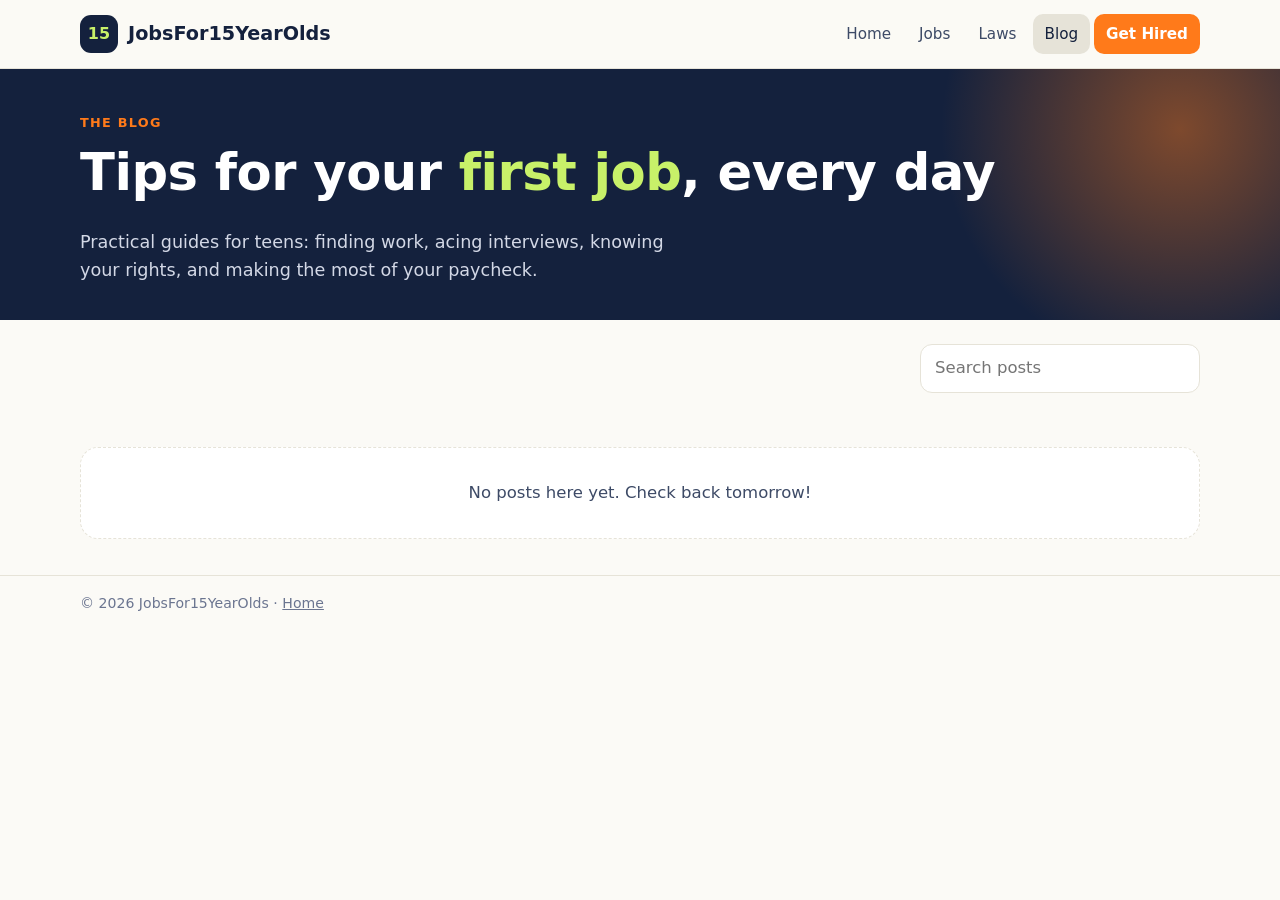
<file: blog/index.html>
<!DOCTYPE html>
<html lang="en">
<head>
<meta charset="UTF-8">
<meta name="viewport" content="width=device-width, initial-scale=1">
<title>Blog: Tips for Teens Looking for Their First Job | JobsFor15YearOlds</title>
<meta name="description" content="Daily guides for teens: first-job tips, interview help, pay and work laws, money advice, and ideas for earning at 15.">
<meta name="robots" content="index, follow, max-image-preview:large">
<meta property="og:type" content="website">
<meta property="og:title" content="JobsFor15YearOlds Blog">
<meta property="og:description" content="Daily guides for teens: first-job tips, interview help, pay and work laws, money advice, and ideas for earning at 15.">
<meta name="theme-color" content="#14213d">
<link rel="stylesheet" href="blog.css">
</head>
<body>
<a class="skip" href="#main">Skip to content</a>

<header class="site-header">
  <div class="wrap nav">
    <a href="../" class="logo"><span class="logo-badge" aria-hidden="true">15</span>JobsFor15YearOlds</a>
    <button class="menu-btn" aria-expanded="false" aria-controls="nav-links">Menu</button>
    <ul class="nav-links" id="nav-links">
      <li><a href="../">Home</a></li>
      <li><a href="../#jobs">Jobs</a></li>
      <li><a href="../#laws">Laws</a></li>
      <li><a href="./" aria-current="page">Blog</a></li>
      <li><a href="../#get-hired" class="nav-cta">Get Hired</a></li>
    </ul>
  </div>
</header>

<main id="main">
<section class="blog-hero">
  <div class="wrap">
    <span class="kicker">The Blog</span>
    <h1>Tips for your <span class="hl">first job</span>, every day</h1>
    <p>Practical guides for teens: finding work, acing interviews, knowing your rights, and making the most of your paycheck.</p>
  </div>
</section>

<div class="wrap">
  <div class="blog-tools">
    <div class="cats" id="cats" role="group" aria-label="Filter by category"></div>
    <input class="search" id="search" type="search" placeholder="Search posts" aria-label="Search posts">
  </div>

  <div class="post-grid" id="posts">
<!-- posts:start -->
<!-- posts:end -->
  </div>
  <p class="empty" id="empty" hidden>No posts here yet. Check back tomorrow!</p>
</div>
</main>

<footer>
  <div class="wrap">
    <p>© <span id="yr">2026</span> JobsFor15YearOlds · <a href="../">Home</a></p>
  </div>
</footer>

<script>
(function(){
  var btn=document.querySelector('.menu-btn'),links=document.getElementById('nav-links');
  btn.addEventListener('click',function(){var o=links.classList.toggle('open');btn.setAttribute('aria-expanded',o)});
  document.getElementById('yr').textContent=new Date().getFullYear();

  // Posts dated in the future stay hidden until their day arrives (scheduled posts)
  var d=new Date(),today=d.getFullYear()+'-'+('0'+(d.getMonth()+1)).slice(-2)+'-'+('0'+d.getDate()).slice(-2);
  var cards=[].slice.call(document.querySelectorAll('.post-card')),
      live=cards.filter(function(c){return c.getAttribute('data-date')<=today}),
      empty=document.getElementById('empty'),
      search=document.getElementById('search'),catsEl=document.getElementById('cats'),cat='All';

  var cats=['All'];
  live.forEach(function(c){var k=c.getAttribute('data-cat');if(k&&cats.indexOf(k)<0)cats.push(k)});
  if(cats.length>2){
    cats.forEach(function(k){
      var b=document.createElement('button');b.type='button';b.textContent=k;b.setAttribute('aria-pressed',k===cat);
      b.addEventListener('click',function(){cat=k;[].forEach.call(catsEl.children,function(x){x.setAttribute('aria-pressed',x===b)});apply()});
      catsEl.appendChild(b);
    });
  }
  function apply(){
    var q=search.value.trim().toLowerCase(),shown=0;
    cards.forEach(function(c){
      var ok=live.indexOf(c)>=0&&(cat==='All'||c.getAttribute('data-cat')===cat)&&(!q||c.textContent.toLowerCase().indexOf(q)>=0);
      c.hidden=!ok;c.classList.toggle('featured',ok&&!shown&&cat==='All'&&!q);if(ok)shown++;
    });
    empty.hidden=shown>0;
  }
  search.addEventListener('input',apply);
  apply();
})();
</script>
</body>
</html>
</file>
<file: blog/blog.css>
:root{
  --ink:#14213d;
  --ink-soft:#3d4a66;
  --muted:#6b7590;
  --bg:#fbfaf6;
  --surface:#ffffff;
  --line:#e6e3d8;
  --accent:#ff7a1a;
  --accent-soft:#fff1e5;
  --lime:#c8f169;
  --teal:#0f8b8d;
  --teal-soft:#e2f4f3;
  --radius:18px;
  --shadow:0 1px 2px rgba(20,33,61,.06),0 8px 24px rgba(20,33,61,.07);
  --wrap:1160px;
}
*{box-sizing:border-box}
[hidden]{display:none!important}
html{scroll-behavior:smooth;scroll-padding-top:80px}
body{margin:0;background:var(--bg);color:var(--ink);font:16.5px/1.6 system-ui,-apple-system,"Segoe UI",Roboto,sans-serif;-webkit-font-smoothing:antialiased}
img{max-width:100%;height:auto}
a{color:var(--teal)}
h1,h2,h3,h4{line-height:1.15;letter-spacing:-.01em;margin:0 0 .5em}
p{margin:0 0 1em}
.wrap{max-width:var(--wrap);margin:0 auto;padding:0 20px}
.skip{position:absolute;left:-999px;top:8px;background:var(--ink);color:#fff;padding:8px 14px;border-radius:8px;z-index:100}
.skip:focus{left:8px}

/* Header */
.site-header{position:sticky;top:0;z-index:50;background:rgba(251,250,246,.9);backdrop-filter:saturate(1.4) blur(10px);border-bottom:1px solid var(--line)}
.nav{display:flex;align-items:center;justify-content:space-between;height:68px;gap:16px}
.logo{display:flex;align-items:center;gap:10px;font-weight:800;font-size:1.2rem;color:var(--ink);text-decoration:none}
.logo-badge{display:grid;place-items:center;width:38px;height:38px;border-radius:11px;background:var(--ink);color:var(--lime);font-size:1rem}
.nav-links{display:flex;gap:4px;list-style:none;margin:0;padding:0}
.nav-links a{display:block;padding:8px 12px;border-radius:10px;color:var(--ink-soft);font-weight:500;font-size:.95rem;text-decoration:none}
.nav-links a:hover,.nav-links a[aria-current]{background:var(--line);color:var(--ink)}
.nav-cta{background:var(--accent);color:#fff!important;font-weight:600!important}
.nav-cta:hover{background:#f06a08!important}
.menu-btn{display:none;background:none;border:1px solid var(--line);border-radius:10px;padding:8px 12px;font:inherit;font-weight:600;color:var(--ink);cursor:pointer}
@media (max-width:900px){
  .menu-btn{display:block}
  .nav-links{display:none;position:absolute;top:68px;left:0;right:0;flex-direction:column;background:var(--bg);padding:12px 20px 20px;border-bottom:1px solid var(--line)}
  .nav-links.open{display:flex}
}

/* Blog hero */
.blog-hero{position:relative;overflow:hidden;background:var(--ink);color:#fff;padding:40px 0 36px}
.blog-hero::before{content:"";position:absolute;width:520px;height:520px;right:-160px;top:-200px;border-radius:50%;background:radial-gradient(circle,rgba(255,122,26,.45),transparent 65%)}
.blog-hero .wrap{position:relative;z-index:1}
.blog-hero h1{font-size:clamp(2rem,4.6vw,3.2rem);font-weight:800}
.blog-hero h1 .hl{color:var(--lime)}
.blog-hero p{color:#d3d8e6;font-size:1.1rem;max-width:620px;margin:0}
.kicker{display:inline-block;font-weight:700;font-size:.8rem;letter-spacing:.1em;text-transform:uppercase;color:var(--accent);margin-bottom:10px}

/* Listing */
.blog-tools{display:flex;flex-wrap:wrap;gap:10px;align-items:center;justify-content:space-between;margin:24px 0 18px}
.cats{display:flex;flex-wrap:wrap;gap:6px}
.cats button{border:1px solid var(--line);background:var(--surface);color:var(--ink-soft);border-radius:999px;padding:7px 14px;font:inherit;font-size:.9rem;font-weight:600;cursor:pointer}
.cats button[aria-pressed="true"]{background:var(--ink);border-color:var(--ink);color:#fff}
.search{flex:0 1 280px;border:1px solid var(--line);background:var(--surface);border-radius:12px;padding:10px 14px;font:inherit;color:var(--ink)}
@media (max-width:620px){.search{flex:1 1 100%}}
.post-grid{display:grid;grid-template-columns:repeat(3,1fr);gap:20px;margin-bottom:36px}
@media (max-width:960px){.post-grid{grid-template-columns:repeat(2,1fr)}}
@media (max-width:620px){.post-grid{grid-template-columns:1fr}}
.post-card{display:flex;flex-direction:column;background:var(--surface);border:1px solid var(--line);border-radius:var(--radius);overflow:hidden;box-shadow:var(--shadow);text-decoration:none;color:inherit;transition:transform .15s ease}
.post-card:hover{transform:translateY(-3px)}
.post-card .cover{aspect-ratio:16/9;background:linear-gradient(135deg,var(--ink),#2b3d6b);display:grid;place-items:center;color:var(--lime);font-weight:800;font-size:2rem;overflow:hidden}
.post-card .cover img{width:100%;height:100%;object-fit:cover;display:block}
.post-card .body{padding:16px 18px 18px;display:flex;flex-direction:column;flex:1}
.post-card h2{font-size:1.18rem;font-weight:700;margin-bottom:.4em;color:var(--ink)}
.post-card p{color:var(--ink-soft);font-size:.95rem;margin-bottom:12px}
.post-card .meta{margin-top:auto}
.post-grid .post-card.featured{grid-column:1/-1;flex-direction:row}
.post-grid .post-card.featured .cover{flex:0 0 52%;aspect-ratio:auto;min-height:260px}
.post-grid .post-card.featured .body{padding:26px 28px;justify-content:center}
.post-grid .post-card.featured h2{font-size:clamp(1.4rem,2.6vw,1.9rem)}
@media (max-width:760px){.post-grid .post-card.featured{flex-direction:column}.post-grid .post-card.featured .cover{aspect-ratio:16/9;min-height:0}}
.meta{display:flex;flex-wrap:wrap;gap:8px;align-items:center;color:var(--muted);font-size:.85rem}
.tag{display:inline-block;background:var(--accent-soft);color:#b04a00;font-weight:700;font-size:.75rem;letter-spacing:.04em;text-transform:uppercase;padding:3px 9px;border-radius:7px}
.empty{background:var(--surface);border:1px dashed var(--line);border-radius:var(--radius);padding:32px;text-align:center;color:var(--ink-soft);margin-bottom:36px}

/* Article */
.article-head{background:var(--ink);color:#fff;padding:36px 0 32px;position:relative;overflow:hidden}
.article-head::before{content:"";position:absolute;width:480px;height:480px;right:-160px;top:-200px;border-radius:50%;background:radial-gradient(circle,rgba(255,122,26,.4),transparent 65%)}
.article-head .wrap{position:relative;z-index:1;max-width:820px}
.article-head h1{font-size:clamp(1.9rem,4.4vw,3rem);font-weight:800}
.article-head .lead{color:#d3d8e6;font-size:1.12rem;margin-bottom:14px}
.article-head .meta{color:#b9c0d4}
.crumbs{font-size:.88rem;margin-bottom:14px;color:#b9c0d4}
.crumbs a{color:#fff;text-decoration:none;font-weight:600}
.article{max-width:820px;margin:0 auto;padding:28px 20px 12px}
.article-cover{margin:0 0 24px;border-radius:var(--radius);overflow:hidden;box-shadow:var(--shadow)}
.article-cover img{display:block;width:100%}
.prose{font-size:1.07rem;line-height:1.75}
.prose h2{font-size:clamp(1.45rem,3vw,1.9rem);font-weight:800;margin:1.6em 0 .5em}
.prose h3{font-size:1.25rem;font-weight:700;margin:1.4em 0 .4em}
.prose h4{font-size:1.08rem;margin:1.2em 0 .4em}
.prose ul,.prose ol{padding-left:1.4em;margin:0 0 1.1em}
.prose li{margin-bottom:.35em}
.prose blockquote{margin:1.2em 0;padding:14px 18px;background:var(--teal-soft);border-left:4px solid var(--teal);border-radius:0 12px 12px 0;color:var(--ink)}
.prose blockquote p:last-child{margin:0}
.prose img{border-radius:14px;display:block;margin:1.2em auto}
.prose code{background:var(--line);padding:2px 6px;border-radius:6px;font-size:.92em}
.prose pre{background:var(--ink);color:#e9edf7;padding:16px;border-radius:12px;overflow:auto}
.prose pre code{background:none;padding:0;color:inherit}
.prose hr{border:0;border-top:1px solid var(--line);margin:2em 0}
.prose table{width:100%;border-collapse:collapse;margin:0 0 1.2em;font-size:.97rem}
.prose th,.prose td{border:1px solid var(--line);padding:8px 10px;text-align:left}
.prose th{background:var(--accent-soft)}
.back-link{display:inline-flex;margin:8px 0 28px;font-weight:600;text-decoration:none}
.more{max-width:820px;margin:0 auto;padding:0 20px 32px}
.more h2{font-size:1.4rem}
.more .post-grid{grid-template-columns:repeat(3,1fr)}
@media (max-width:760px){.more .post-grid{grid-template-columns:1fr}}

footer{padding:16px 0;color:var(--muted);font-size:.88rem;border-top:1px solid var(--line)}
footer p{margin:0}
footer a{color:var(--muted)}
@media (prefers-reduced-motion:reduce){*{transition:none!important;scroll-behavior:auto!important}}
</file>
